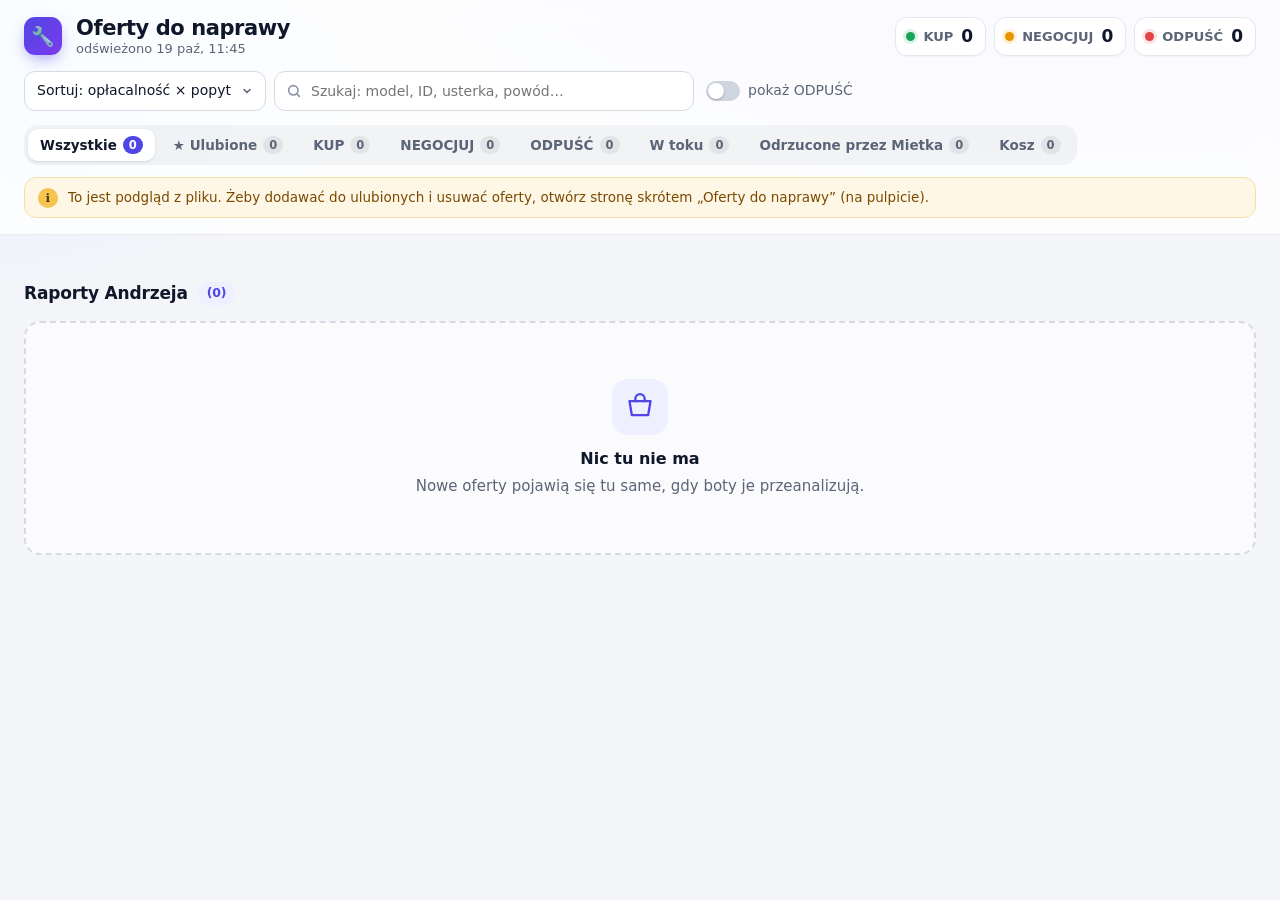
<file: oferty/oferty.html>
<!doctype html>
<html lang="pl">
<head>
<meta charset="utf-8">
<meta name="viewport" content="width=device-width, initial-scale=1">
<meta name="color-scheme" content="light only">
<title>Oferty do naprawy</title>
<style>
  :root {
    color-scheme: light only;
    --bg: #f4f5f9; --card: #ffffff; --fg: #0f172a; --muted: #5b6577; --line: #e3e7ee; --soft: #f3f5f9;
    --accent: #4f46e5; --accent-2: #7c3aed; --accent-soft: #eef0ff;
    --good: #0f7a42; --good-bg: #dcf5e7; --warn: #8a5300; --warn-bg: #fff1d1;
    --bad: #c02626; --bad-bg: #fde4e4; --info: #1d4fb0; --info-bg: #e3ecfd; --none-bg: #eceef2; --star: #f0a500;
    --shadow: 0 1px 2px rgba(15,23,42,.04), 0 6px 20px -6px rgba(15,23,42,.10);
    --shadow-hover: 0 2px 4px rgba(15,23,42,.05), 0 18px 40px -12px rgba(79,70,229,.28);
    --radius: 16px;
  }
  * { box-sizing: border-box; }
  html { background: var(--bg); }
  body { margin: 0; background: radial-gradient(1200px 500px at 85% -10%, #e8e6ff 0%, transparent 60%), radial-gradient(900px 400px at -10% 10%, #e3f0ff 0%, transparent 55%), var(--bg); background-attachment: fixed; color: var(--fg); font: 15px/1.5 "Inter", "Segoe UI", system-ui, -apple-system, Roboto, sans-serif; -webkit-font-smoothing: antialiased; min-height: 100vh; }
  a { color: var(--accent); }
  button { font: inherit; }
  ::selection { background: #c7c4ff; }
  header { position: sticky; top: 0; z-index: 5; background: rgba(255,255,255,.78); backdrop-filter: saturate(1.6) blur(14px); -webkit-backdrop-filter: saturate(1.6) blur(14px); border-bottom: 1px solid rgba(15,23,42,.07); }
  .wrap { max-width: 1400px; margin: 0 auto; padding: 16px 24px; }
  main .wrap { padding-bottom: 60px; }
  .top { display: flex; flex-wrap: wrap; align-items: center; gap: 8px 14px; }
  .logo { width: 38px; height: 38px; border-radius: 11px; display: grid; place-items: center; color: #fff; font-size: 19px; background: linear-gradient(135deg, var(--accent), var(--accent-2)); box-shadow: 0 6px 16px -4px rgba(79,70,229,.55); flex: none; }
  .ttl { display: flex; flex-direction: column; line-height: 1.2; }
  h1 { font-size: 21px; margin: 0; font-weight: 800; letter-spacing: -.02em; }
  .sub { color: var(--muted); font-size: 13px; }
  .stats { display: flex; gap: 8px; flex-wrap: wrap; margin-left: auto; }
  .stat { display: inline-flex; align-items: center; gap: 8px; background: #fff; border: 1px solid var(--line); border-radius: 12px; padding: 6px 12px 6px 10px; font-size: 13px; color: var(--muted); font-weight: 600; box-shadow: 0 1px 2px rgba(15,23,42,.04); }
  .stat b { font-size: 17px; color: var(--fg); font-weight: 800; }
  .stat .dot { width: 9px; height: 9px; border-radius: 50%; }
  .stat.KUP .dot { background: #19a35b; box-shadow: 0 0 0 3px var(--good-bg); }
  .stat.NEGOCJUJ .dot { background: #e69500; box-shadow: 0 0 0 3px var(--warn-bg); }
  .stat.ODPUSC .dot { background: #e04444; box-shadow: 0 0 0 3px var(--bad-bg); }
  .tools { display: flex; flex-wrap: wrap; gap: 8px; align-items: center; margin-top: 14px; }
  select, input[type=search] { font: inherit; font-size: 14px; color: var(--fg); background: #fff; border: 1px solid #d5dae3; border-radius: 11px; padding: 8px 12px; height: 40px; transition: border-color .15s, box-shadow .15s; }
  select { padding-right: 34px; appearance: none; -webkit-appearance: none; cursor: pointer; background: #fff url("data:image/svg+xml,%3Csvg xmlns='http://www.w3.org/2000/svg' width='12' height='12' viewBox='0 0 24 24' fill='none' stroke='%235b6577' stroke-width='3' stroke-linecap='round' stroke-linejoin='round'%3E%3Cpath d='m6 9 6 6 6-6'/%3E%3C/svg%3E") no-repeat right 12px center; }
  select:focus, input[type=search]:focus { outline: none; border-color: var(--accent); box-shadow: 0 0 0 4px rgba(79,70,229,.15); }
  .search { position: relative; flex: 1 1 240px; max-width: 420px; display: flex; }
  .search svg { position: absolute; left: 12px; top: 50%; transform: translateY(-50%); color: #8b94a5; pointer-events: none; }
  .search input { width: 100%; padding-left: 36px; }
  .chips { display: flex; flex-wrap: wrap; gap: 6px; background: rgba(15,23,42,.045); padding: 4px; border-radius: 14px; }
  .chip { display: inline-flex; align-items: center; gap: 6px; border: 0; background: transparent; color: var(--muted); border-radius: 10px; padding: 6px 12px; font-size: 13.5px; font-weight: 600; cursor: pointer; transition: background .15s, color .15s; }
  .chip:hover { background: rgba(255,255,255,.8); color: var(--fg); }
  .chip[aria-pressed=true] { background: #fff; color: var(--fg); box-shadow: 0 1px 3px rgba(15,23,42,.12); }
  .chip .n { font-size: 11.5px; font-weight: 700; min-width: 20px; padding: 0 6px; height: 18px; line-height: 18px; text-align: center; border-radius: 999px; background: rgba(15,23,42,.07); color: var(--muted); }
  .chip[aria-pressed=true] .n { background: var(--accent); color: #fff; }
  label.tog { display: inline-flex; gap: 8px; align-items: center; color: var(--muted); font-size: 14px; cursor: pointer; user-select: none; padding: 0 4px; }
  label.tog input { appearance: none; -webkit-appearance: none; width: 34px; height: 20px; border-radius: 999px; background: #cfd5df; position: relative; cursor: pointer; transition: background .15s; margin: 0; }
  label.tog input::after { content: ""; position: absolute; left: 2px; top: 2px; width: 16px; height: 16px; border-radius: 50%; background: #fff; box-shadow: 0 1px 2px rgba(0,0,0,.25); transition: transform .15s; }
  label.tog input:checked { background: var(--accent); }
  label.tog input:checked::after { transform: translateX(14px); }
  label.tog input:focus-visible { outline: 3px solid rgba(79,70,229,.35); outline-offset: 2px; }
  .note { display: flex; gap: 10px; align-items: flex-start; background: #fff7e6; color: #7a4a00; border: 1px solid #f6dfa9; border-radius: 12px; padding: 9px 13px; margin-top: 12px; font-size: 13.5px; }
  .note::before { content: "ℹ"; flex: none; width: 20px; height: 20px; border-radius: 50%; background: #f5c451; color: #5a3600; display: grid; place-items: center; font-weight: 800; font-size: 12px; margin-top: 1px; }
  h2 { font-size: 17px; margin: 30px 0 14px; color: var(--fg); font-weight: 800; letter-spacing: -.01em; display: flex; align-items: center; gap: 10px; }
  h2 .cnt { color: var(--accent); background: var(--accent-soft); font-weight: 700; font-size: 12.5px; padding: 2px 9px; border-radius: 999px; }
  .grid { display: grid; grid-template-columns: repeat(auto-fill, minmax(280px, 1fr)); gap: 18px; }
  .tile { position: relative; background: var(--card); border: 1px solid var(--line); border-radius: var(--radius); overflow: hidden; box-shadow: var(--shadow); display: flex; flex-direction: column; transition: transform .18s ease, box-shadow .18s ease, border-color .18s ease; animation: rise .35s ease both; }
  .tile:hover { transform: translateY(-4px); box-shadow: var(--shadow-hover); border-color: #cfd0fb; }
  .tile::after { content: ""; position: absolute; left: 0; right: 0; top: 0; height: 4px; z-index: 3; background: var(--tone, transparent); }
  .tile.t-KUP { --tone: linear-gradient(90deg, #19a35b, #4ccf8a); }
  .tile.t-NEGOCJUJ { --tone: linear-gradient(90deg, #e69500, #f7c95b); }
  .tile.t-ODPUSC, .tile.t-odrzucona { --tone: linear-gradient(90deg, #e04444, #f08a8a); }
  .tile.t-toku { --tone: linear-gradient(90deg, #3b6fe0, #8bb0ff); }
  @keyframes rise { from { opacity: 0; transform: translateY(8px); } to { opacity: 1; transform: none; } }
  @media (prefers-reduced-motion: reduce) { .tile { animation: none; transition: none; } .tile:hover { transform: none; } }
  .tile .open { all: unset; cursor: pointer; display: flex; flex-direction: column; flex: 1; }
  .tile .open:focus-visible { outline: 3px solid var(--accent); outline-offset: -3px; border-radius: var(--radius); }
  .tile.dim { opacity: .82; }
  .tile.dim .ph img { filter: grayscale(.7); }
  .ph { position: relative; aspect-ratio: 4 / 3; background: linear-gradient(135deg, #eef1f7, #e2e6f0); overflow: hidden; }
  .ph img { width: 100%; height: 100%; object-fit: cover; display: block; transition: transform .4s ease; }
  .tile:hover .ph img { transform: scale(1.04); }
  .ph:has(img)::after { content: ""; position: absolute; inset: auto 0 0 0; height: 40%; background: linear-gradient(transparent, rgba(15,23,42,.35)); pointer-events: none; }
  .ph .noimg { position: absolute; inset: 0; display: flex; flex-direction: column; gap: 6px; align-items: center; justify-content: center; color: #8b94a5; font-size: 13px; }
  .ph .noimg svg { opacity: .7; }
  .ph .badges { position: absolute; left: 10px; top: 12px; right: 54px; z-index: 1; display: flex; flex-wrap: wrap; gap: 6px; }
  .ph .count { position: absolute; right: 10px; bottom: 10px; z-index: 1; background: rgba(15,23,42,.6); backdrop-filter: blur(6px); color: #fff; font-size: 12px; font-weight: 600; padding: 3px 9px; border-radius: 999px; }
  .star { position: absolute; right: 10px; top: 12px; z-index: 4; width: 36px; height: 36px; border-radius: 50%; border: 0; background: rgba(255,255,255,.92); backdrop-filter: blur(6px); box-shadow: 0 2px 8px rgba(15,23,42,.2); font-size: 19px; line-height: 36px; color: #a3abb8; cursor: pointer; padding: 0; transition: transform .15s; }
  .star.on { color: var(--star); }
  .star:hover { transform: scale(1.1); }
  .star[disabled] { cursor: not-allowed; }
  .star[disabled]:hover { transform: none; }
  .badge { display: inline-flex; align-items: center; font-size: 11.5px; font-weight: 750; letter-spacing: .02em; padding: 3px 10px; border-radius: 999px; white-space: nowrap; border: 1px solid rgba(15,23,42,.06); }
  .ph .badge { box-shadow: 0 2px 6px rgba(15,23,42,.15); border-color: rgba(255,255,255,.6); }
  .v-KUP { background: var(--good-bg); color: var(--good); }
  .v-NEGOCJUJ { background: var(--warn-bg); color: var(--warn); }
  .v-ODPUSC { background: var(--bad-bg); color: var(--bad); }
  .v-TOKU { background: var(--info-bg); color: var(--info); }
  .v-ODRZ { background: var(--bad-bg); color: var(--bad); }
  .v-KOSZ { background: var(--none-bg); color: var(--muted); }
  .v-RYNEK { background: #fff4d6; color: #805400; }
  .d-szybki { background: var(--good-bg); color: var(--good); }
  .d-sredni { background: var(--info-bg); color: var(--info); }
  .d-wolny { background: var(--bad-bg); color: var(--bad); }
  .d-brak { background: var(--none-bg); color: var(--muted); }
  .body { padding: 14px 16px 14px; display: flex; flex-direction: column; gap: 10px; flex: 1; }
  .title { font-weight: 700; font-size: 15.5px; line-height: 1.35; letter-spacing: -.005em; display: -webkit-box; -webkit-line-clamp: 2; -webkit-box-orient: vertical; overflow: hidden; min-height: 2.7em; }
  .money { display: flex; align-items: center; gap: 10px; flex-wrap: wrap; }
  .profit { font-size: 26px; font-weight: 850; letter-spacing: -.025em; line-height: 1.1; }
  .profit.budget { font-size: 15px; font-weight: 700; color: var(--info); background: var(--info-bg); padding: 5px 11px; border-radius: 10px; letter-spacing: 0; }
  .pos { color: var(--good); } .neg { color: var(--bad); }
  .roi { color: var(--accent); font-weight: 700; background: var(--accent-soft); border-radius: 8px; padding: 2px 8px; font-size: 13px; }
  .facts { display: grid; grid-template-columns: auto 1fr; gap: 0; font-size: 13.5px; margin: 0; border-top: 1px dashed var(--line); padding-top: 4px; }
  .facts dt, .facts dd { padding: 5px 0; border-bottom: 1px dashed var(--line); }
  .facts dt:last-of-type, .facts dd:last-of-type { border-bottom: 0; }
  .facts dt { color: var(--muted); padding-right: 12px; }
  .facts dd { margin: 0; font-weight: 650; text-align: right; }
  .foot { display: flex; align-items: center; gap: 6px; color: var(--muted); font-size: 12.5px; margin-top: auto; padding-top: 4px; }
  .foot .portal { font-weight: 700; color: var(--fg); background: var(--soft); border: 1px solid var(--line); padding: 1px 7px; border-radius: 6px; font-size: 11.5px; }
  .reason { background: var(--bad-bg); color: #7a1515; border-radius: 10px; padding: 8px 11px; font-size: 13px; }
  .risk { display: inline-flex; gap: 2px; vertical-align: -1px; margin-left: 6px; }
  .risk i { width: 5px; height: 11px; border-radius: 2px; background: #dde1e8; display: inline-block; }
  .risk i.on { background: #e69500; } .risk.hi i.on { background: var(--bad); } .risk.lo i.on { background: #19a35b; }
  .empty { color: var(--muted); padding: 56px 20px; text-align: center; background: rgba(255,255,255,.6); border: 2px dashed #d5dae3; border-radius: var(--radius); }
  .empty .ico { width: 56px; height: 56px; margin: 0 auto 12px; border-radius: 16px; display: grid; place-items: center; background: var(--accent-soft); color: var(--accent); }
  .empty b { display: block; color: var(--fg); font-size: 16px; margin-bottom: 4px; }
  /* szczegóły */
  dialog { border: none; padding: 0; border-radius: 20px; width: min(1160px, 96vw); max-height: 92vh; overflow: hidden; background: #fff; color: var(--fg); box-shadow: 0 30px 80px -10px rgba(15,23,42,.5); }
  dialog[open] { animation: pop .2s ease; }
  @keyframes pop { from { opacity: 0; transform: translateY(10px) scale(.98); } to { opacity: 1; transform: none; } }
  dialog::backdrop { background: rgba(15,23,42,.55); backdrop-filter: blur(4px); }
  .dlg { display: grid; grid-template-columns: minmax(0, 1fr) minmax(0, 1fr); grid-template-rows: 100%; height: min(92vh, 900px); }
  .gal { background: #0b0f19; display: flex; flex-direction: column; min-height: 0; }
  .gal .main { position: relative; flex: 1; min-height: 0; display: grid; place-items: center; }
  .gal .main img { max-width: 100%; max-height: 100%; object-fit: contain; display: block; }
  .gal .nav { position: absolute; top: 50%; transform: translateY(-50%); background: rgba(255,255,255,.14); backdrop-filter: blur(8px); color: #fff; border: 1px solid rgba(255,255,255,.25); width: 44px; height: 44px; border-radius: 50%; font-size: 24px; line-height: 1; cursor: pointer; transition: background .15s; }
  .gal .nav:hover { background: rgba(255,255,255,.3); }
  .gal .prev { left: 14px; } .gal .next { right: 14px; }
  .thumbs { display: flex; gap: 8px; padding: 10px; overflow-x: auto; background: #070a12; }
  .thumbs img { width: 66px; height: 50px; object-fit: cover; border-radius: 8px; opacity: .5; cursor: pointer; border: 2px solid transparent; flex: none; transition: opacity .15s; }
  .thumbs img:hover { opacity: .85; }
  .thumbs img.on { opacity: 1; border-color: #a5b4fc; }
  .info { overflow-y: auto; min-height: 0; padding: 24px 26px 28px; }
  .info h3 { margin: 0 0 10px; font-size: 21px; line-height: 1.3; letter-spacing: -.015em; padding-right: 40px; }
  .close { position: absolute; right: 14px; top: 14px; z-index: 3; background: #fff; color: var(--fg); border: 1px solid var(--line); width: 36px; height: 36px; border-radius: 50%; font-size: 20px; line-height: 1; cursor: pointer; box-shadow: 0 2px 8px rgba(15,23,42,.12); transition: transform .15s; }
  .close:hover { transform: rotate(90deg); }
  .row { display: flex; flex-wrap: wrap; gap: 8px; align-items: center; margin: 10px 0; }
  .btn { display: inline-flex; align-items: center; gap: 6px; background: linear-gradient(135deg, var(--accent), var(--accent-2)); color: #fff; text-decoration: none; padding: 8px 15px; border-radius: 10px; font-weight: 650; font-size: 14px; border: 1px solid transparent; cursor: pointer; box-shadow: 0 4px 12px -4px rgba(79,70,229,.6); transition: transform .15s, box-shadow .15s; }
  .btn:hover { transform: translateY(-1px); }
  .btn.ghost { background: #fff; color: var(--fg); border-color: #d5dae3; box-shadow: none; }
  .btn.ghost.on { color: var(--warn); border-color: var(--star); background: #fff8e1; }
  .btn.danger { background: #fff; color: var(--bad); border-color: #f0b7b7; box-shadow: none; }
  .btn[disabled] { opacity: .5; cursor: not-allowed; transform: none; }
  .why { background: var(--soft); border-left: 4px solid var(--accent); border-radius: 10px; padding: 11px 14px; margin: 12px 0; font-size: 14.5px; }
  .why.bad { border-left-color: var(--bad); background: var(--bad-bg); }
  .kpis { display: grid; grid-template-columns: repeat(auto-fill, minmax(150px, 1fr)); gap: 10px; margin: 16px 0; }
  .kpi { background: linear-gradient(180deg, #fff, var(--soft)); border: 1px solid var(--line); border-radius: 12px; padding: 10px 13px; }
  .kpi .l { color: var(--muted); font-size: 12.5px; font-weight: 600; }
  .kpi .v { font-size: 19px; font-weight: 800; margin-top: 2px; letter-spacing: -.01em; }
  .sec { margin-top: 24px; }
  .sec > h4 { margin: 0 0 10px; font-size: 13px; color: var(--muted); text-transform: uppercase; letter-spacing: .05em; font-weight: 750; display: flex; align-items: center; gap: 8px; }
  .sec > h4::after { content: ""; flex: 1; height: 1px; background: var(--line); }
  table { border-collapse: collapse; width: 100%; font-size: 14px; }
  th, td { text-align: left; padding: 8px 10px; border-bottom: 1px solid #edf0f4; vertical-align: top; }
  th { color: var(--muted); font-weight: 650; font-size: 12.5px; background: var(--soft); }
  th:first-child { border-top-left-radius: 8px; } th:last-child { border-top-right-radius: 8px; }
  td.n, th.n { text-align: right; white-space: nowrap; }
  tr.best td { background: var(--good-bg); font-weight: 650; }
  .kv td:first-child { white-space: nowrap; color: var(--muted); width: 1%; }
  .kv td.n { white-space: normal; }
  .tbl { overflow-x: auto; }
  .info ul { padding-left: 20px; margin: 6px 0; }
  .info li { margin: 3px 0; }
  .desc { white-space: pre-wrap; background: var(--soft); border: 1px solid var(--line); border-radius: 12px; padding: 12px 14px; max-height: 260px; overflow-y: auto; font-size: 14px; }
  .md { font-size: 14.5px; }
  .md h4 { font-size: 15px; margin: 14px 0 6px; }
  .md table { margin: 8px 0; }
  .md code { background: var(--soft); padding: 1px 5px; border-radius: 4px; }
  .small { color: var(--muted); font-size: 13px; }
  .warn { color: var(--warn); }
  .toast { position: fixed; left: 50%; bottom: 24px; transform: translateX(-50%); background: #0f172a; color: #fff; padding: 11px 18px; border-radius: 14px; font-size: 14px; z-index: 50; box-shadow: 0 12px 30px -6px rgba(15,23,42,.45); display: flex; gap: 14px; align-items: center; animation: pop .2s ease; }
  .toast[hidden] { display: none; }
  .toast button { background: none; border: 0; color: #a5b4fc; font-weight: 700; cursor: pointer; }
  @media (max-width: 820px) {
    .dlg { grid-template-columns: minmax(0, 1fr); grid-template-rows: auto auto; height: auto; max-height: 92vh; overflow-y: auto; }
    .info { overflow: visible; }
    .gal .main { min-height: 240px; }
    .gal .main img { max-height: 46vh; }
  }
  @media (max-width: 600px) {
    header { position: static; }
    .wrap { padding: 12px 16px; }
    .stats { margin-left: 0; width: 100%; }
    .search { max-width: none; }
    .grid { grid-template-columns: minmax(0, 1fr); }
  }
</style>
</head>
<body>
<header>
  <div class="wrap">
    <div class="top">
      <div class="logo" aria-hidden="true">🔧</div>
      <div class="ttl"><h1>Oferty do naprawy</h1><span class="sub" id="gen"></span></div>
      <div class="stats" id="stats"></div>
    </div>
    <div class="tools">
      <select id="sort" aria-label="Sortowanie">
        <option value="score">Sortuj: opłacalność × popyt</option>
        <option value="profit">Sortuj: zysk</option>
        <option value="roi">Sortuj: ROI</option>
        <option value="demand">Sortuj: popyt</option>
        <option value="risk">Sortuj: najniższe ryzyko</option>
        <option value="price">Sortuj: najtańsze</option>
        <option value="new">Sortuj: najnowsze</option>
      </select>
      <div class="search"><svg width="16" height="16" viewBox="0 0 24 24" fill="none" stroke="currentColor" stroke-width="2.5" stroke-linecap="round" aria-hidden="true"><circle cx="11" cy="11" r="7"/><path d="m20 20-3.5-3.5"/></svg><input type="search" id="q" placeholder="Szukaj: model, ID, usterka, powód…"></div>
      <label class="tog"><input type="checkbox" id="showSkip"> pokaż ODPUŚĆ</label>
    </div>
    <div class="tools"><div class="chips" id="vf"></div></div>
    <div id="modeNote"></div>
  </div>
</header>
<main><div class="wrap" id="app"></div></main>

<dialog id="dlg" aria-label="Szczegóły oferty"></dialog>
<div id="toast" class="toast" hidden></div>

<script id="dane" type="application/json">{"generated":"2026-10-19T11:45:15.328Z","offers":[]}</script>
<script>
(function () {
  'use strict';
  const TRYB = "plik";
  const LIVE = TRYB === 'serwer' && location.protocol.startsWith('http');
  let RAW = JSON.parse(document.getElementById('dane').textContent || 'null') || { generated: null, offers: [] };
  const $ = (s, r) => (r || document).querySelector(s);
  const esc = (v) => String(v == null ? '' : v).replace(/[&<>"']/g, (c) => ({ '&': '&amp;', '<': '&lt;', '>': '&gt;', '"': '&quot;', "'": '&#39;' }[c]));
  const safeUrl = (u) => (typeof u === 'string' && /^https?:\/\//i.test(u) ? u : null);
  const num = (v) => (v == null || v === '' || !Number.isFinite(Number(v)) ? null : Number(v));
  const zl = (v) => (num(v) == null ? '–' : Math.round(num(v)).toLocaleString('pl-PL') + ' zł');
  const signed = (v) => (num(v) == null ? '–' : (num(v) >= 0 ? '+' : '−') + Math.abs(Math.round(num(v))).toLocaleString('pl-PL') + ' zł');
  const pct = (v) => (num(v) == null ? '–' : Math.round(num(v)) + '%');
  const fold = (s) => String(s || '').toLowerCase().normalize('NFD').replace(/[̀-ͯ]/g, '').replace(/ł/g, 'l');
  const when = (iso) => { if (!iso) return ''; const d = new Date(iso); return isNaN(d) ? '' : d.toLocaleString('pl-PL', { day: 'numeric', month: 'short', hour: '2-digit', minute: '2-digit' }); };

  const DEMAND = {
    szybki: { label: 'popyt szybki', cls: 'd-szybki', w: 1, rank: 0 },
    sredni: { label: 'popyt średni', cls: 'd-sredni', w: 0.85, rank: 1 },
    brak: { label: 'popyt: brak danych', cls: 'd-brak', w: 0.75, rank: 2 },
    wolny: { label: 'popyt wolny', cls: 'd-wolny', w: 0.6, rank: 3 }
  };
  const VERDICT = { KUP: { cls: 'v-KUP', label: 'KUP', rank: 0 }, NEGOCJUJ: { cls: 'v-NEGOCJUJ', label: 'NEGOCJUJ', rank: 1 }, ODPUSC: { cls: 'v-ODPUSC', label: 'ODPUŚĆ', rank: 3 } };

  function demandKey(v) {
    const f = fold(typeof v === 'object' && v ? v.level : v);
    if (/szyb/.test(f)) return 'szybki';
    if (/sred/.test(f)) return 'sredni';
    if (/woln/.test(f)) return 'wolny';
    return 'brak';
  }
  function verdictKey(v) {
    const f = fold(v).toUpperCase();
    if (/NEGOC/.test(f)) return 'NEGOCJUJ';
    if (/ODPUS/.test(f)) return 'ODPUSC';
    if (/\bKUP\b/.test(f) && !/NIE KUP/.test(f)) return 'KUP';
    return null;
  }

  function normalize(o) {
    const sz = o.sz && !o.sz.__error ? o.sz : {};
    const r = o.r && !o.r.__error ? o.r : null;
    const odrz = o.odrz && !o.odrz.__error ? o.odrz : null;
    const variants = r && Array.isArray(r.warianty) ? r.warianty.filter(Boolean) : [];
    let best = variants.find((v) => v.najlepszy) || null;
    if (!best) for (const v of variants) if (num(v.zysk) != null && (!best || num(v.zysk) > num(best.zysk))) best = v;
    const status = o.kosz ? 'kosz' : r ? 'raport' : odrz ? 'odrzucona' : 'w toku';
    let vk = r ? verdictKey(r.werdykt) : null;
    const dk = demandKey((r && r.popyt) || sz.demand);
    const buy = r && num(r.koszt_zakupu) != null ? num(r.koszt_zakupu) : num(sz.price_pln) != null ? num(sz.price_pln) + (num(sz.shipping_pln) || 0) : null;
    // „KUP” przy cenie powyżej ceny maksymalnej to w praktyce negocjacja
    if (vk === 'KUP' && r && num(r.cena_max) != null && buy != null && buy > num(r.cena_max)) vk = 'NEGOCJUJ';
    const wer = o.wer && !o.wer.__error ? o.wer : null;
    const profit = best ? num(best.zysk) : null;
    const photos = [].concat(sz.photos || [], (r && r.zdjecia) || [], sz.photo || []).map(safeUrl).filter((u, i, a) => u && a.indexOf(u) === i);
    const score = profit != null ? profit * DEMAND[dk].w : num(sz.repair_budget_pln) != null ? num(sz.repair_budget_pln) * DEMAND[dk].w * 0.5 : -1e9;
    return {
      id: o.id, raw: o, sz, r, odrz, wer, status, vk, dk, best, variants, buy, profit, photos, score,
      roi: best ? num(best.roi) : null,
      fav: !!o.ulubione,
      added: sz.saved_at || o.updated,
      deletedAt: o.del && o.del.usunieto,
      title: sz.title || (r && r.model) || o.id,
      url: safeUrl(sz.url) || safeUrl(r && r.link),
      portal: sz.portal || (o.id.split('-')[0] || ''),
      risk: r ? num(r.ryzyko) : null,
      errors: ['sz', 'r', 'odrz', 'wer'].filter((k) => o[k] && o[k].__error).map((k) => o[k].__error),
      text: fold([o.id, sz.title, r && r.model, r && r.diagnoza, r && r.uzasadnienie, sz.description, odrz && odrz.powod].join(' '))
    };
  }

  let ALL = [];
  const load = () => { ALL = RAW.offers.map(normalize); };
  load();

  const state = { sort: 'score', view: 'all', q: '', showSkip: false };
  try { Object.assign(state, JSON.parse(localStorage.getItem('oferty-stan') || '{}')); } catch (_) { /* brak pamięci */ }
  const save = () => { try { localStorage.setItem('oferty-stan', JSON.stringify(state)); } catch (_) { /* brak */ } };

  function sorter(key) {
    const nz = (v, d) => (v == null ? d : v);
    return {
      score: (a, b) => nz(a.vk && VERDICT[a.vk].rank, 2) - nz(b.vk && VERDICT[b.vk].rank, 2) || b.score - a.score,
      profit: (a, b) => nz(b.profit, -1e9) - nz(a.profit, -1e9),
      roi: (a, b) => nz(b.roi, -1e9) - nz(a.roi, -1e9),
      demand: (a, b) => DEMAND[a.dk].rank - DEMAND[b.dk].rank || b.score - a.score,
      risk: (a, b) => nz(a.risk, 99) - nz(b.risk, 99) || b.score - a.score,
      price: (a, b) => nz(a.buy, 1e9) - nz(b.buy, 1e9),
      new: (a, b) => String(b.added || '').localeCompare(String(a.added || ''))
    }[key] || sorter('score');
  }

  function riskBar(r) {
    if (r == null) return '';
    const cls = r >= 7 ? 'hi' : r <= 3 ? 'lo' : '';
    let s = '<span class="risk ' + cls + '" title="Ryzyko ' + r + '/10">';
    for (let i = 1; i <= 10; i++) s += '<i class="' + (i <= r ? 'on' : '') + '"></i>';
    return s + '</span>';
  }

  function statusBadge(x) {
    if (x.status === 'kosz') return '<span class="badge v-KOSZ">W KOSZU</span>';
    if (x.status === 'odrzucona') return '<span class="badge v-ODRZ">ODRZUCONA</span>';
    if (x.status === 'w toku') return '<span class="badge v-TOKU">W TOKU</span>';
    return x.vk ? '<span class="badge ' + VERDICT[x.vk].cls + '">' + VERDICT[x.vk].label + '</span>' : '<span class="badge v-TOKU">RAPORT</span>';
  }

  const starBtn = (x) => '<button class="star' + (x.fav ? ' on' : '') + '" data-star="' + esc(x.id) + '" title="' +
    (LIVE ? (x.fav ? 'Usuń z ulubionych' : 'Dodaj do ulubionych') : 'Ulubione działają po otwarciu skrótem „Oferty do naprawy”') + '"' + (LIVE ? '' : ' disabled') + '>' + (x.fav ? '★' : '☆') + '</button>';

  const NOIMG = '<svg width="34" height="34" viewBox="0 0 24 24" fill="none" stroke="currentColor" stroke-width="1.6" stroke-linecap="round" stroke-linejoin="round" aria-hidden="true"><rect x="3" y="5" width="18" height="14" rx="2.5"/><circle cx="9" cy="10" r="1.6"/><path d="m21 16-5-5-8 8"/></svg>';
  const EMPTY = '<svg width="28" height="28" viewBox="0 0 24 24" fill="none" stroke="currentColor" stroke-width="2" stroke-linecap="round" stroke-linejoin="round" aria-hidden="true"><path d="M3 7h18l-2 12H5L3 7Z"/><path d="M8 7V5a4 4 0 0 1 8 0v2"/></svg>';

  function tile(x) {
    const img = x.photos[0];
    let money;
    if (x.profit != null) {
      money = '<div class="money"><span class="profit ' + (x.profit >= 0 ? 'pos' : 'neg') + '">' + signed(x.profit) + '</span>' +
        (x.roi != null ? '<span class="roi">ROI ' + pct(x.roi) + '</span>' : '') + '</div>';
    } else if (num(x.sz.repair_budget_pln) != null) {
      money = '<div class="money"><span class="profit budget">Budżet na naprawę: ' + zl(x.sz.repair_budget_pln) + '</span></div>';
    } else money = '';
    const facts = [['Zakup', zl(x.buy)]];
    if (x.r && num(x.r.cena_max) != null) facts.push(['Kup maks. za', zl(x.r.cena_max)]);
    if (x.status !== 'raport' && num(x.sz.used_median_pln) != null) facts.push(['Mediana ofert sprawnych', zl(x.sz.used_median_pln)]);
    if (x.risk != null) facts.push(['Ryzyko', x.risk + '/10' + riskBar(x.risk)]);
    if (x.best && x.best.nazwa) facts.push(['Wariant', esc(x.best.nazwa)]);
    const tone = x.status === 'raport' ? (x.vk || '') : x.status === 'w toku' ? 'toku' : x.status === 'odrzucona' ? 'odrzucona' : '';
    return '<article class="tile' + (tone ? ' t-' + tone : '') + (x.vk === 'ODPUSC' || x.status === 'kosz' ? ' dim' : '') + '">' + starBtn(x) +
      '<button class="open" data-id="' + esc(x.id) + '" aria-label="Szczegóły: ' + esc(x.title) + '">' +
      '<div class="ph">' + (img ? '<img loading="lazy" src="' + esc(img) + '" alt="" onerror="this.remove()">' : '') +
      '<div class="noimg">' + (img ? '' : NOIMG + 'brak zdjęcia') + '</div>' +
      '<div class="badges">' + statusBadge(x) + (x.r && x.r.rynek_uwagi ? '<span class="badge v-RYNEK">RYNEK DO WERYFIKACJI</span>' : '') + '<span class="badge ' + DEMAND[x.dk].cls + '">' + esc(DEMAND[x.dk].label) + '</span></div>' +
      (x.photos.length > 1 ? '<span class="count">' + x.photos.length + ' zdjęć</span>' : '') + '</div>' +
      '<div class="body"><div class="title">' + esc(x.title) + '</div>' + money +
      '<dl class="facts">' + facts.map(([k, v]) => '<dt>' + k + '</dt><dd>' + v + '</dd>').join('') + '</dl>' +
      (x.status === 'odrzucona' && x.odrz && x.odrz.powod ? '<div class="reason"><b>Mietek:</b> ' + esc(x.odrz.powod) + '</div>' : '') +
      (x.errors.length ? '<div class="small warn">Błąd danych: ' + esc(x.errors.join('; ')) + '</div>' : '') +
      '<div class="foot"><span class="portal">' + esc(x.portal) + '</span>' + esc(x.status === 'kosz' ? 'usunięto ' + when(x.deletedAt) : 'dodano ' + when(x.added)) + '</div>' +
      '</div></button></article>';
  }

  const VIEWS = [
    ['all', 'Wszystkie', (x) => x.status !== 'kosz'],
    ['fav', '★ Ulubione', (x) => x.fav && x.status !== 'kosz'],
    ['KUP', 'KUP', (x) => x.status === 'raport' && x.vk === 'KUP'],
    ['NEGOCJUJ', 'NEGOCJUJ', (x) => x.status === 'raport' && x.vk === 'NEGOCJUJ'],
    ['ODPUSC', 'ODPUŚĆ', (x) => x.status === 'raport' && x.vk === 'ODPUSC'],
    ['toku', 'W toku', (x) => x.status === 'w toku'],
    ['odrz', 'Odrzucone przez Mietka', (x) => x.status === 'odrzucona'],
    ['kosz', 'Kosz', (x) => x.status === 'kosz']
  ];

  function section(title, list, extra) {
    return '<h2>' + title + ' <span class="cnt">(' + list.length + ')</span></h2>' + (extra || '') +
      (list.length ? '<div class="grid">' + list.map(tile).join('') + '</div>' : '<div class="empty"><div class="ico">' + EMPTY + '</div><b>Nic tu nie ma</b>' +
        (state.q.trim() ? 'Żadna oferta nie pasuje do „' + esc(state.q.trim()) + '”.' : 'Nowe oferty pojawią się tu same, gdy boty je przeanalizują.') + '</div>');
  }

  function render() {
    const q = fold(state.q.trim());
    const match = (x) => !q || x.text.includes(q);
    const sort = sorter(state.sort);
    let html = '';
    if (state.view === 'all') {
      const reports = ALL.filter((x) => x.status === 'raport' && match(x) && (state.showSkip || x.vk !== 'ODPUSC')).sort(sort);
      const pending = ALL.filter((x) => x.status === 'w toku' && match(x)).sort(sort);
      const rejected = ALL.filter((x) => x.status === 'odrzucona' && match(x)).sort(sorter('new'));
      html += section('Raporty Andrzeja', reports);
      if (pending.length) html += section('W toku – czekają na Mietka, Rabina lub Andrzeja', pending);
      if (rejected.length) html += section('Odrzucone przez Mietka', rejected, '<div class="small" style="margin:-6px 0 10px">Powód odrzucenia jest na kafelku. Kliknij, żeby zobaczyć zdjęcia, opis i cenę.</div>');
    } else {
      const v = VIEWS.find((w) => w[0] === state.view) || VIEWS[0];
      const list = ALL.filter((x) => v[2](x) && match(x)).sort(state.view === 'kosz' ? (a, b) => String(b.deletedAt || '').localeCompare(String(a.deletedAt || '')) : sort);
      html += section(v[1], list, state.view === 'kosz' ? '<div class="small" style="margin:-6px 0 10px">Otwórz ofertę, żeby ją przywrócić albo usunąć na zawsze.</div>' : '');
    }
    $('#app').innerHTML = html;
  }

  function header() {
    const c = { KUP: 0, NEGOCJUJ: 0, ODPUSC: 0 };
    for (const x of ALL) if (x.status === 'raport' && x.vk) c[x.vk]++;
    $('#gen').textContent = RAW.generated ? 'odświeżono ' + when(RAW.generated) : '';
    $('#stats').innerHTML = Object.keys(c).map((k) => '<span class="stat ' + k + '"><span class="dot"></span>' + VERDICT[k].label + ' <b>' + c[k] + '</b></span>').join('');
    $('#vf').innerHTML = VIEWS.map(([k, l, f]) => '<button class="chip" data-v="' + k + '" aria-pressed="' + (state.view === k) + '">' + l +
      ' <span class="n">' + ALL.filter(f).length + '</span></button>').join('');
    $('#sort').value = state.sort;
    $('#q').value = state.q;
    $('#showSkip').checked = !!state.showSkip;
    $('#modeNote').innerHTML = LIVE ? '' : '<div class="note">To jest podgląd z pliku. Żeby dodawać do ulubionych i usuwać oferty, otwórz stronę skrótem „Oferty do naprawy” (na pulpicie).</div>';
  }

  // ---- Markdown z raportu (bez HTML z zewnątrz: najpierw escape) ----
  function inline(s) {
    return esc(s)
      .replace(/`([^`]+)`/g, '<code>$1</code>')
      .replace(/\*\*([^*]+)\*\*/g, '<b>$1</b>')
      .replace(/(^|[\s(])_([^_]+)_(?=[\s).,;:!?]|$)/g, '$1<i>$2</i>')
      .replace(/\[([^\]]+)\]\((https?:\/\/[^\s)]+)\)/g, (m, t, u) => '<a href="' + u + '" target="_blank" rel="noopener">' + t + '</a>')
      .replace(/(^|[\s(])(https?:\/\/[^\s<)]+)/g, (m, p, u) => p + '<a href="' + u + '" target="_blank" rel="noopener">' + (u.length > 60 ? u.slice(0, 57) + '…' : u) + '</a>');
  }
  function markdown(md) {
    const lines = String(md || '').replace(/\r/g, '').split('\n');
    const out = [];
    let i = 0;
    const cells = (l) => l.trim().replace(/^\||\|$/g, '').split('|').map((c) => c.trim());
    while (i < lines.length) {
      const l = lines[i];
      if (/^\s*\|.*\|\s*$/.test(l) && i + 1 < lines.length && /^\s*\|?\s*:?-{3,}/.test(lines[i + 1])) {
        const head = cells(l);
        i += 2;
        const rows = [];
        while (i < lines.length && /^\s*\|.*\|\s*$/.test(lines[i])) rows.push(cells(lines[i++]));
        out.push('<div class="tbl"><table><thead><tr>' + head.map((h) => '<th>' + inline(h) + '</th>').join('') + '</tr></thead><tbody>' +
          rows.map((r) => '<tr>' + r.map((c) => '<td>' + inline(c) + '</td>').join('') + '</tr>').join('') + '</tbody></table></div>');
        continue;
      }
      let m;
      if ((m = l.match(/^(#{1,6})\s+(.*)$/))) { out.push('<h4>' + inline(m[2]) + '</h4>'); i++; continue; }
      if (/^\s*([-*•]|\d+[.)])\s+/.test(l)) {
        const ordered = /^\s*\d+[.)]/.test(l);
        const items = [];
        while (i < lines.length && /^\s*([-*•]|\d+[.)])\s+/.test(lines[i])) items.push(lines[i++].replace(/^\s*([-*•]|\d+[.)])\s+/, ''));
        out.push((ordered ? '<ol>' : '<ul>') + items.map((t) => '<li>' + inline(t) + '</li>').join('') + (ordered ? '</ol>' : '</ul>'));
        continue;
      }
      if (/^\s*(-{3,}|\*{3,})\s*$/.test(l)) { out.push('<hr>'); i++; continue; }
      if (!l.trim()) { i++; continue; }
      const para = [];
      while (i < lines.length && lines[i].trim() && !/^(#{1,6})\s|^\s*([-*•]|\d+[.)])\s+|^\s*\|/.test(lines[i])) para.push(lines[i++]);
      if (para.length) out.push('<p>' + para.map(inline).join('<br>') + '</p>');
      else i++;
    }
    return out.join('');
  }

  // ---- Szczegóły ----
  const dlg = $('#dlg');
  let cur = null;
  let photoIdx = 0;

  function kpi(l, v, cls) { return '<div class="kpi"><div class="l">' + esc(l) + '</div><div class="v ' + (cls || '') + '">' + v + '</div></div>'; }
  function link(u, t) { const s = safeUrl(u); return s ? '<a href="' + esc(s) + '" target="_blank" rel="noopener">' + esc(t || 'link') + '</a>' : ''; }

  function partCell(p) {
    if (!p) return '–';
    if (typeof p === 'string') return esc(p);
    const price = num(p.cena) != null ? zl(p.cena) + (num(p.dostawa) ? ' + ' + zl(p.dostawa) + ' dostawa' : '') : (p.brak || p.cena === 'brak' ? 'brak' : '–');
    // link do wyszukiwania zamiast do konkretnej oferty – cena niesprawdzona
    const search = p.link && /\/listing|\/kategoria|\/wholesale|\/w\/wholesale|SearchText=|[?&](string|q|query|search)=|\/oferty\/q|\/q-|\/szukaj/i.test(p.link);
    return price + (p.link ? ' · ' + link(p.link, search ? 'wyszukiwanie' : 'oferta') : ' · <span class="warn">brak linku</span>') +
      (search ? '<div class="small warn">⚠ link do wyszukiwania, nie do oferty – cena niesprawdzona</div>' : '') +
      (p.opis ? '<div class="small">' + esc(p.opis) + '</div>' : '');
  }

  function actions(x) {
    const dis = LIVE ? '' : ' disabled title="Działa po otwarciu skrótem „Oferty do naprawy”"';
    if (x.status === 'kosz') {
      return '<button class="btn ghost" data-act="przywroc"' + dis + '>↩ Przywróć</button><button class="btn danger" data-act="usun-na-zawsze"' + dis + '>Usuń na zawsze</button>';
    }
    return '<button class="btn ghost' + (x.fav ? ' on' : '') + '" data-act="ulubione"' + dis + '>' + (x.fav ? '★ W ulubionych' : '☆ Dodaj do ulubionych') + '</button>' +
      '<button class="btn danger" data-act="usun"' + dis + '>🗑 Usuń</button>';
  }

  function details(x) {
    const r = x.r || {};
    const sz = x.sz;
    const d = sz.demand || {};
    let h = '<button class="close" aria-label="Zamknij">×</button><div class="dlg">';
    h += '<div class="gal"><div class="main">' + (x.photos.length ? '<img id="big" alt="">' : '<div class="small" style="color:#ccc">brak zdjęć</div>') +
      (x.photos.length > 1 ? '<button class="nav prev" aria-label="Poprzednie">‹</button><button class="nav next" aria-label="Następne">›</button>' : '') + '</div>' +
      (x.photos.length > 1 ? '<div class="thumbs">' + x.photos.map((p, i) => '<img data-i="' + i + '" src="' + esc(p) + '" alt="" loading="lazy">').join('') + '</div>' : '') + '</div>';
    h += '<div class="info"><h3>' + esc(x.title) + '</h3><div class="row">' + statusBadge(x);
    if (x.vk && num(r.cena_max) != null) h += '<span class="badge ' + VERDICT[x.vk].cls + '">kup maks. za ' + zl(r.cena_max) + '</span>';
    h += '<span class="badge ' + DEMAND[x.dk].cls + '">' + esc(DEMAND[x.dk].label) + '</span></div>';
    h += '<div class="row">' + (x.url ? '<a class="btn" href="' + esc(x.url) + '" target="_blank" rel="noopener">Otwórz ofertę ↗</a>' : '') + actions(x) + '</div>';
    h += '<div class="small">' + esc(x.id) + ' · ' + esc(x.portal) + (sz.location ? ' · ' + esc(sz.location) : '') + ' · dodano ' + esc(when(x.added)) +
      (x.status === 'kosz' ? ' · usunięto ' + esc(when(x.deletedAt)) : '') + '</div>';
    if (x.odrz && x.odrz.powod) h += '<div class="why bad"><b>Mietek odrzucił:</b> ' + inline(x.odrz.powod) + '</div>';
    if (r.uzasadnienie) h += '<div class="why"><b>Werdykt Andrzeja:</b> ' + inline(r.uzasadnienie) + '</div>';
    if (x.errors.length) h += '<div class="why bad">Błąd w plikach danych: ' + esc(x.errors.join('; ')) + '</div>';

    h += '<div class="kpis">' +
      kpi('Cena zakupu z dostawą', zl(x.buy)) +
      kpi('Cena sprzedaży przyjęta', zl(num(r.wartosc_sprzedazy) != null ? r.wartosc_sprzedazy : sz.used_median_pln)) +
      (x.profit != null ? kpi('Najlepszy zysk netto', signed(x.profit), x.profit >= 0 ? 'pos' : 'neg') : kpi('Budżet na naprawę', zl(sz.repair_budget_pln))) +
      (x.roi != null ? kpi('ROI', pct(x.roi)) : '') +
      (x.risk != null ? kpi('Ryzyko', x.risk + '/10 ' + riskBar(x.risk)) : '') +
      (num(r.czas_pracy_h) != null ? kpi('Czas pracy', num(r.czas_pracy_h) + ' h') : '') +
      (num(r.zysk_najgorszy) != null ? kpi('Najgorszy scenariusz', signed(r.zysk_najgorszy), num(r.zysk_najgorszy) >= 0 ? 'pos' : 'neg') : '') +
      (num(r.zysk_plan_b) != null ? kpi('Plan B (na części)', signed(r.zysk_plan_b), num(r.zysk_plan_b) >= 0 ? 'pos' : 'neg') : '') +
      '</div>';

    if (r.rynek_uwagi) h += '<div class="why"><b>Uwaga o cenach porównawczych:</b> ' + inline(r.rynek_uwagi) + '</div>';

    if (x.variants.length) {
      h += '<div class="sec"><h4>Warianty naprawy</h4><div class="tbl"><table><thead><tr><th>Wariant</th><th class="n">Części</th><th class="n">Szansa</th><th class="n">Czas</th><th class="n">Zysk</th><th class="n">ROI</th></tr></thead><tbody>' +
        x.variants.map((v) => '<tr class="' + (v === x.best ? 'best' : '') + '"><td>' + esc(v.nazwa || '') + (v.uwagi ? '<div class="small">' + esc(v.uwagi) + '</div>' : '') + '</td><td class="n">' + zl(v.koszt_czesci) +
          '</td><td class="n">' + pct(v.szansa_pct) + '</td><td class="n">' + (num(v.czas_h) != null ? num(v.czas_h) + ' h' : '–') + '</td><td class="n ' + (num(v.zysk) >= 0 ? 'pos' : 'neg') + '">' + signed(v.zysk) +
          '</td><td class="n">' + pct(v.roi) + '</td></tr>').join('') + '</tbody></table></div>' +
        (r.prog_oplacalnosci_plyty ? '<div class="small" style="margin-top:6px">' + inline(r.prog_oplacalnosci_plyty) + '</div>' : '') + '</div>';
    }
    if (r.diagnoza) h += '<div class="sec"><h4>Diagnoza (Mietek)</h4><div>' + inline(r.diagnoza) + '</div></div>';
    if (Array.isArray(r.czesci) && r.czesci.length) {
      h += '<div class="sec"><h4>Części (Rabin)</h4><div class="tbl"><table><thead><tr><th>Część</th><th>Tania</th><th>OEM</th></tr></thead><tbody>' +
        r.czesci.map((p) => '<tr><td>' + esc(p.nazwa || '') + (p.grupa ? '<div class="small">' + esc(p.grupa) + '</div>' : '') + '</td><td>' + partCell(p.tania) + '</td><td>' + partCell(p.oem) + '</td></tr>').join('') +
        '</tbody></table></div></div>';
    }
    h += '<div class="sec"><h4>Rynek i popyt</h4><div class="tbl"><table class="kv"><tbody>' +
      '<tr><td>Cena w ofercie</td><td class="n">' + zl(sz.price_pln) + (num(sz.shipping_pln) != null ? ' + dostawa ' + zl(sz.shipping_pln) : '') + '</td></tr>' +
      '<tr><td>Mediana aktywnych ofert sprawnych</td><td class="n">' + zl(sz.used_median_pln) + ' (' + (sz.used_offers || 0) + ' ofert; kwartyle ' + zl(sz.used_p25_pln) + '–' + zl(sz.used_p75_pln) + '; ceny ogłoszeń, nie transakcji)</td></tr>' +
      '<tr><td>Budżet na naprawę</td><td class="n">' + zl(sz.repair_budget_pln) + '</td></tr>' +
      '<tr><td>Popyt</td><td class="n">' + esc(d.level || DEMAND[x.dk].label) + (num(d.median_listing_age_days) != null ? ' · ogłoszenia wiszą średnio ' + d.median_listing_age_days + ' dni, starszych niż 30 dni: ' + d.older_than_30_days_pct + '%' : '') + '</td></tr>' +
      (sz.search_query ? '<tr><td>Porównywane z</td><td class="n">„' + esc(sz.search_query) + '”</td></tr>' : '') +
      '</tbody></table></div>' +
      (Array.isArray(sz.comparables) && sz.comparables.length ? '<details style="margin-top:6px"><summary class="small" style="cursor:pointer">Zapisane oferty porównawcze (' + sz.comparables.length + ')</summary><div class="tbl"><table><tbody>' +
        sz.comparables.map((c) => '<tr><td>' + (safeUrl(c.url) ? link(c.url, c.title) : esc(c.title)) + '</td><td class="n">' + zl(c.price) + '</td></tr>').join('') + '</tbody></table></div></details>' : '') + '</div>';
    const li = (a) => '<ul>' + a.map((t) => '<li>' + esc(typeof t === 'string' ? t : t.text || '') + '</li>').join('') + '</ul>';
    const w = x.wer;
    if (w) {
      if (Array.isArray(w.usterki) && w.usterki.length) h += '<div class="sec"><h4>Usterki z opisu (sprawdził Mietek)</h4>' + li(w.usterki) + '</div>';
      if (Array.isArray(w.ostrzezenia) && w.ostrzezenia.length) h += '<div class="sec"><h4>Ostrzeżenia (sprawdził Mietek)</h4>' + li(w.ostrzezenia) + '</div>';
      if (Array.isArray(w.poprawki) && w.poprawki.length) h += '<div class="sec"><h4>Poprawki Mietka do danych Adiego</h4><ul>' +
        w.poprawki.map((p) => '<li><s>' + esc(p.adi || '') + '</s> → ' + esc(p.mietek || '') + '</li>').join('') + '</ul></div>';
    } else if (Array.isArray(sz.risks) && sz.risks.length) h += '<div class="sec"><h4>Ostrzeżenia (automatyczne, niesprawdzone)</h4>' + li(sz.risks) + '</div>';
    if (sz.description) h += '<div class="sec"><h4>Opis sprzedającego</h4><div class="desc">' + esc(sz.description) + '</div></div>';
    if (r.raport_md) h += '<div class="sec"><h4>Pełny raport Andrzeja</h4><div class="md">' + markdown(r.raport_md) + '</div></div>';
    h += '</div></div>';
    return h;
  }

  function showPhoto(i) {
    if (!cur || !cur.photos.length) return;
    photoIdx = (i + cur.photos.length) % cur.photos.length;
    const big = $('#big', dlg);
    if (big) big.src = cur.photos[photoIdx];
    dlg.querySelectorAll('.thumbs img').forEach((t) => t.classList.toggle('on', Number(t.dataset.i) === photoIdx));
    const on = dlg.querySelector('.thumbs img.on');
    const strip = dlg.querySelector('.thumbs');
    if (on && strip) strip.scrollLeft = Math.max(0, on.offsetLeft - strip.clientWidth / 2 + on.clientWidth / 2);
  }

  function open(id, keepPhoto) {
    cur = ALL.find((x) => x.id === id);
    if (!cur) { if (dlg.open) dlg.close(); return; }
    const idx = keepPhoto ? photoIdx : 0;
    dlg.innerHTML = details(cur);
    if (!dlg.open) dlg.showModal();
    showPhoto(idx);
    history.replaceState(null, '', '#' + encodeURIComponent(id));
  }

  // ---- Zmiany (tylko przez lokalny serwer) ----
  let toastTimer = null;
  function toast(text, undo) {
    const t = $('#toast');
    t.innerHTML = esc(text) + (undo ? '<button id="undo">Cofnij</button>' : '');
    t.hidden = false;
    if (undo) $('#undo').onclick = () => { t.hidden = true; undo(); };
    clearTimeout(toastTimer);
    toastTimer = setTimeout(() => { t.hidden = true; }, undo ? 7000 : 3500);
  }

  async function api(path, body) {
    const r = await fetch(path, { method: 'POST', headers: { 'content-type': 'application/json', 'x-oferty': '1' }, body: JSON.stringify(body) });
    const j = await r.json().catch(() => ({ ok: false, error: 'HTTP ' + r.status }));
    if (!j.ok) throw new Error(j.error || 'błąd');
    await refresh(true);
  }

  async function act(name, x) {
    if (!LIVE || !x) return;
    try {
      if (name === 'ulubione') {
        await api('/api/ulubione', { id: x.id, wartosc: !x.fav });
        toast(!x.fav ? 'Dodano do ulubionych' : 'Usunięto z ulubionych');
      } else if (name === 'usun') {
        await api('/api/usun', { id: x.id });
        if (dlg.open) dlg.close();
        toast('Przeniesiono do kosza: ' + x.title, () => api('/api/przywroc', { id: x.id }).then(() => toast('Przywrócono')).catch((e) => toast('Nie udało się: ' + e.message)));
      } else if (name === 'przywroc') {
        await api('/api/przywroc', { id: x.id });
        if (dlg.open) dlg.close();
        toast('Przywrócono: ' + x.title);
      } else if (name === 'usun-na-zawsze') {
        if (!confirm('Usunąć na zawsze „' + x.title + '”? Pliki oferty zostaną skasowane z dysku.')) return;
        await api('/api/usun-na-zawsze', { id: x.id });
        if (dlg.open) dlg.close();
        toast('Usunięto na zawsze');
      }
    } catch (e) {
      toast('Nie udało się: ' + e.message + (/fetch/i.test(e.message) ? ' – czy serwer strony działa? Otwórz skrót „Oferty do naprawy”.' : ''));
    }
  }

  let lastSig = '';
  async function refresh(force) {
    if (!LIVE) return;
    try {
      const r = await fetch('/api/dane', { cache: 'no-store' });
      const j = await r.json();
      const sig = JSON.stringify(j.offers);
      if (!force && sig === lastSig) return;
      lastSig = sig;
      RAW = { generated: j.generated, offers: j.offers };
      load(); header(); render();
      if (dlg.open && cur) open(cur.id, true);
    } catch (_) { /* serwer chwilowo niedostępny */ }
  }

  dlg.addEventListener('click', (e) => {
    if (e.target === dlg || e.target.closest('.close')) return dlg.close();
    if (e.target.closest('.prev')) return showPhoto(photoIdx - 1);
    if (e.target.closest('.next')) return showPhoto(photoIdx + 1);
    const t = e.target.closest('.thumbs img');
    if (t) return showPhoto(Number(t.dataset.i));
    const a = e.target.closest('[data-act]');
    if (a && !a.disabled) act(a.dataset.act, cur);
  });
  dlg.addEventListener('close', () => { cur = null; history.replaceState(null, '', location.pathname + location.search); });
  document.addEventListener('keydown', (e) => {
    if (!dlg.open) return;
    if (e.key === 'ArrowLeft') showPhoto(photoIdx - 1);
    if (e.key === 'ArrowRight') showPhoto(photoIdx + 1);
  });
  $('#app').addEventListener('click', (e) => {
    const s = e.target.closest('[data-star]');
    if (s) { if (!s.disabled) act('ulubione', ALL.find((x) => x.id === s.dataset.star)); return; }
    const el = e.target.closest('[data-id]');
    if (el) open(el.dataset.id);
  });
  $('#sort').addEventListener('change', (e) => { state.sort = e.target.value; save(); render(); });
  $('#q').addEventListener('input', (e) => { state.q = e.target.value; save(); render(); });
  $('#showSkip').addEventListener('change', (e) => { state.showSkip = e.target.checked; save(); render(); });
  $('#vf').addEventListener('click', (e) => {
    const b = e.target.closest('[data-v]');
    if (!b) return;
    state.view = b.dataset.v; save(); header(); render();
  });

  if (!VIEWS.some((v) => v[0] === state.view)) state.view = 'all';
  header();
  render();
  if (location.hash.length > 1) open(decodeURIComponent(location.hash.slice(1)));

  if (LIVE) {
    lastSig = JSON.stringify(RAW.offers);
    setInterval(() => { if (document.visibilityState === 'visible') refresh(false); }, 15000);
  } else {
    // plik jest nadpisywany po każdym nowym raporcie – odśwież, gdy nic nie jest otwarte
    setInterval(() => { if (!dlg.open && document.visibilityState === 'visible' && document.activeElement !== $('#q')) location.reload(); }, 90000);
  }
})();
</script>
</body>
</html>
</file>
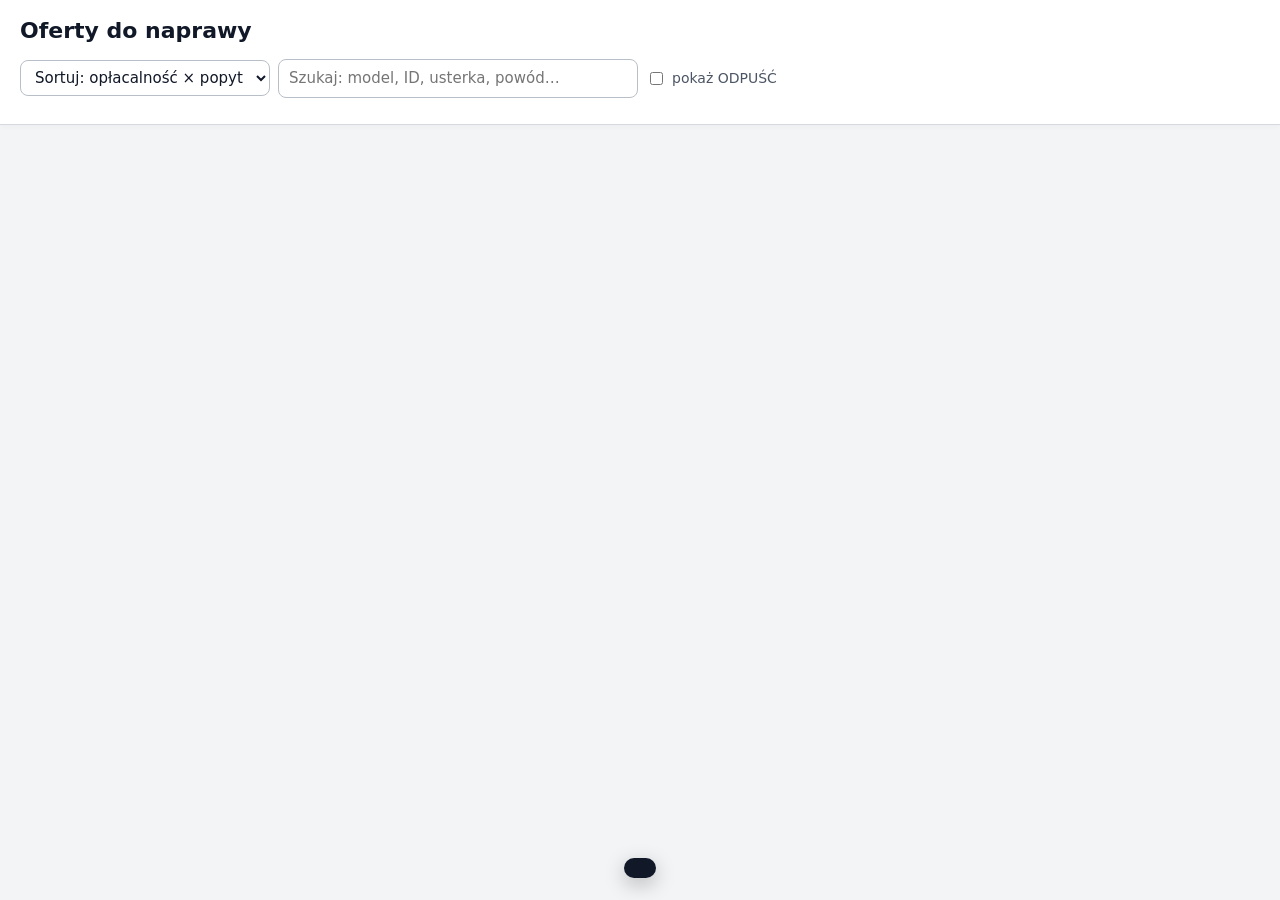
<file: strona-ofert/szablon.html>
<!doctype html>
<html lang="pl">
<head>
<meta charset="utf-8">
<meta name="viewport" content="width=device-width, initial-scale=1">
<meta name="color-scheme" content="light only">
<title>Oferty do naprawy</title>
<style>
  :root {
    color-scheme: light only;
    --bg: #f3f4f6; --card: #ffffff; --fg: #111827; --muted: #4b5563; --line: #d6dae0; --soft: #f1f3f6;
    --accent: #1d5fd1; --good: #137a3f; --good-bg: #dcf3e5; --warn: #8a5300; --warn-bg: #fdecc8;
    --bad: #b42323; --bad-bg: #fde2e2; --info: #1d4fb0; --info-bg: #e0eafc; --none-bg: #e7e9ed; --star: #e0a100;
    --shadow: 0 1px 2px rgba(0,0,0,.05), 0 4px 14px rgba(0,0,0,.06); --radius: 12px;
  }
  * { box-sizing: border-box; }
  html { background: var(--bg); }
  body { margin: 0; background: var(--bg); color: var(--fg); font: 15px/1.5 "Segoe UI", system-ui, -apple-system, Roboto, sans-serif; }
  a { color: var(--accent); }
  button { font: inherit; }
  header { position: sticky; top: 0; z-index: 5; background: #fff; border-bottom: 1px solid var(--line); box-shadow: 0 1px 6px rgba(0,0,0,.04); }
  .wrap { max-width: 1400px; margin: 0 auto; padding: 14px 20px; }
  .top { display: flex; flex-wrap: wrap; align-items: center; gap: 6px 16px; }
  h1 { font-size: 22px; margin: 0; }
  .sub { color: var(--muted); font-size: 13.5px; }
  .stats { display: flex; gap: 8px; flex-wrap: wrap; margin-left: auto; }
  .tools { display: flex; flex-wrap: wrap; gap: 8px; align-items: center; margin-top: 12px; }
  select, input[type=search] { font: inherit; color: var(--fg); background: #fff; border: 1px solid #b9bfc8; border-radius: 8px; padding: 7px 10px; }
  input[type=search] { min-width: 220px; flex: 1 1 220px; max-width: 360px; }
  .chip { display: inline-flex; align-items: center; gap: 5px; border: 1px solid #b9bfc8; background: #fff; color: var(--fg); border-radius: 999px; padding: 5px 13px; font-size: 14px; cursor: pointer; }
  .chip:hover { border-color: var(--accent); }
  .chip[aria-pressed=true] { background: var(--fg); color: #fff; border-color: var(--fg); }
  .chip .n { font-size: 12px; opacity: .75; }
  label.tog { display: inline-flex; gap: 6px; align-items: center; color: var(--muted); font-size: 14px; cursor: pointer; }
  .note { background: var(--warn-bg); color: var(--warn); border-radius: 8px; padding: 8px 12px; margin-top: 10px; font-size: 14px; }
  h2 { font-size: 16px; margin: 24px 0 12px; color: var(--fg); font-weight: 700; display: flex; align-items: center; gap: 8px; }
  h2 .cnt { color: var(--muted); font-weight: 500; }
  .grid { display: grid; grid-template-columns: repeat(auto-fill, minmax(270px, 1fr)); gap: 16px; }
  .tile { position: relative; background: var(--card); border: 1px solid var(--line); border-radius: var(--radius); overflow: hidden; box-shadow: var(--shadow); display: flex; flex-direction: column; transition: transform .12s ease, border-color .12s ease; }
  .tile:hover { transform: translateY(-2px); border-color: var(--accent); }
  .tile .open { all: unset; cursor: pointer; display: flex; flex-direction: column; flex: 1; }
  .tile .open:focus-visible { outline: 3px solid var(--accent); outline-offset: -3px; }
  .tile.dim .ph img { filter: grayscale(.6); }
  .ph { position: relative; aspect-ratio: 4 / 3; background: var(--soft); overflow: hidden; }
  .ph img { width: 100%; height: 100%; object-fit: cover; display: block; }
  .ph .noimg { position: absolute; inset: 0; display: grid; place-items: center; color: var(--muted); font-size: 14px; }
  .ph .badges { position: absolute; left: 8px; top: 8px; right: 48px; display: flex; flex-wrap: wrap; gap: 6px; }
  .ph .count { position: absolute; right: 8px; bottom: 8px; background: rgba(0,0,0,.65); color: #fff; font-size: 12px; padding: 2px 8px; border-radius: 999px; }
  .star { position: absolute; right: 8px; top: 8px; z-index: 2; width: 36px; height: 36px; border-radius: 50%; border: 0; background: rgba(255,255,255,.95); box-shadow: 0 1px 4px rgba(0,0,0,.25); font-size: 20px; line-height: 36px; color: #9aa1ab; cursor: pointer; padding: 0; }
  .star.on { color: var(--star); }
  .star:hover { transform: scale(1.08); }
  .star[disabled] { cursor: not-allowed; opacity: .8; }
  .badge { display: inline-block; font-size: 12.5px; font-weight: 700; padding: 3px 10px; border-radius: 999px; white-space: nowrap; border: 1px solid rgba(0,0,0,.06); }
  .ph .badge { box-shadow: 0 1px 3px rgba(0,0,0,.18); }
  .v-KUP { background: var(--good-bg); color: var(--good); }
  .v-NEGOCJUJ { background: var(--warn-bg); color: var(--warn); }
  .v-ODPUSC { background: var(--bad-bg); color: var(--bad); }
  .v-TOKU { background: var(--info-bg); color: var(--info); }
  .v-ODRZ { background: var(--bad-bg); color: var(--bad); }
  .v-KOSZ { background: var(--none-bg); color: var(--muted); }
  .d-szybki { background: var(--good-bg); color: var(--good); }
  .d-sredni { background: var(--info-bg); color: var(--info); }
  .d-wolny { background: var(--bad-bg); color: var(--bad); }
  .d-brak { background: var(--none-bg); color: var(--muted); }
  .body { padding: 12px 14px 14px; display: flex; flex-direction: column; gap: 8px; flex: 1; }
  .title { font-weight: 650; font-size: 15.5px; line-height: 1.35; display: -webkit-box; -webkit-line-clamp: 2; -webkit-box-orient: vertical; overflow: hidden; min-height: 2.7em; }
  .money { display: flex; align-items: baseline; gap: 10px; flex-wrap: wrap; }
  .profit { font-size: 24px; font-weight: 800; letter-spacing: -.01em; }
  .pos { color: var(--good); } .neg { color: var(--bad); }
  .roi { color: var(--fg); font-weight: 600; background: var(--soft); border-radius: 6px; padding: 1px 7px; font-size: 14px; }
  .facts { display: grid; grid-template-columns: auto 1fr; gap: 3px 10px; font-size: 14px; }
  .facts dt { color: var(--muted); }
  .facts dd { margin: 0; font-weight: 600; }
  .foot { color: var(--muted); font-size: 13px; margin-top: auto; }
  .reason { background: var(--bad-bg); color: #7a1515; border-radius: 8px; padding: 7px 10px; font-size: 13.5px; }
  .risk { display: inline-flex; gap: 2px; vertical-align: -1px; margin-left: 4px; }
  .risk i { width: 6px; height: 11px; border-radius: 2px; background: #d9dde3; display: inline-block; }
  .risk i.on { background: #d88a00; } .risk.hi i.on { background: var(--bad); } .risk.lo i.on { background: var(--good); }
  .empty { color: var(--muted); padding: 30px 0; text-align: center; }
  /* szczegóły */
  dialog { border: none; padding: 0; border-radius: 14px; width: min(1120px, 96vw); max-height: 92vh; overflow: hidden; background: #fff; color: var(--fg); box-shadow: 0 20px 60px rgba(0,0,0,.35); }
  dialog::backdrop { background: rgba(17,24,39,.55); }
  .dlg { display: grid; grid-template-columns: minmax(0, 1fr) minmax(0, 1fr); grid-template-rows: 100%; height: min(92vh, 880px); }
  .gal { background: #111; display: flex; flex-direction: column; min-height: 0; }
  .gal .main { position: relative; flex: 1; min-height: 0; display: grid; place-items: center; }
  .gal .main img { max-width: 100%; max-height: 100%; object-fit: contain; display: block; }
  .gal .nav { position: absolute; top: 50%; transform: translateY(-50%); background: rgba(255,255,255,.85); color: #111; border: 0; width: 40px; height: 40px; border-radius: 50%; font-size: 22px; cursor: pointer; }
  .gal .prev { left: 10px; } .gal .next { right: 10px; }
  .thumbs { display: flex; gap: 6px; padding: 8px; overflow-x: auto; background: #1b1b1b; }
  .thumbs img { width: 64px; height: 48px; object-fit: cover; border-radius: 5px; opacity: .6; cursor: pointer; border: 2px solid transparent; flex: none; }
  .thumbs img.on { opacity: 1; border-color: #fff; }
  .info { overflow-y: auto; min-height: 0; padding: 20px 22px 24px; }
  .info h3 { margin: 0 0 8px; font-size: 19px; line-height: 1.3; padding-right: 36px; }
  .close { position: absolute; right: 12px; top: 10px; z-index: 3; background: #fff; color: var(--fg); border: 1px solid var(--line); width: 34px; height: 34px; border-radius: 50%; font-size: 19px; cursor: pointer; }
  .row { display: flex; flex-wrap: wrap; gap: 7px; align-items: center; margin: 8px 0; }
  .btn { display: inline-flex; align-items: center; gap: 6px; background: var(--accent); color: #fff; text-decoration: none; padding: 7px 14px; border-radius: 8px; font-weight: 600; font-size: 14px; border: 1px solid var(--accent); cursor: pointer; }
  .btn.ghost { background: #fff; color: var(--fg); border-color: #b9bfc8; }
  .btn.ghost.on { color: var(--warn); border-color: var(--star); background: #fff8e1; }
  .btn.danger { background: #fff; color: var(--bad); border-color: #e6a3a3; }
  .btn[disabled] { opacity: .55; cursor: not-allowed; }
  .why { background: var(--soft); border-left: 4px solid var(--accent); border-radius: 8px; padding: 10px 12px; margin: 10px 0; }
  .why.bad { border-left-color: var(--bad); background: var(--bad-bg); }
  .kpis { display: grid; grid-template-columns: repeat(auto-fill, minmax(140px, 1fr)); gap: 8px; margin: 14px 0; }
  .kpi { background: var(--soft); border: 1px solid #e3e6ea; border-radius: 10px; padding: 8px 11px; }
  .kpi .l { color: var(--muted); font-size: 12.5px; }
  .kpi .v { font-size: 18px; font-weight: 750; margin-top: 1px; }
  .sec { margin-top: 20px; }
  .sec > h4 { margin: 0 0 8px; font-size: 15px; color: var(--fg); }
  table { border-collapse: collapse; width: 100%; font-size: 14px; }
  th, td { text-align: left; padding: 7px 8px; border-bottom: 1px solid #e3e6ea; vertical-align: top; }
  th { color: var(--muted); font-weight: 600; font-size: 13px; background: var(--soft); }
  td.n, th.n { text-align: right; white-space: nowrap; }
  tr.best td { background: var(--good-bg); font-weight: 600; }
  .kv td:first-child { white-space: nowrap; color: var(--muted); width: 1%; }
  .kv td.n { white-space: normal; }
  .tbl { overflow-x: auto; }
  .desc { white-space: pre-wrap; background: var(--soft); border-radius: 10px; padding: 10px 12px; max-height: 260px; overflow-y: auto; font-size: 14px; }
  .md { font-size: 14.5px; }
  .md h4 { font-size: 15px; margin: 14px 0 6px; }
  .md table { margin: 8px 0; }
  .md code { background: var(--soft); padding: 1px 5px; border-radius: 4px; }
  .small { color: var(--muted); font-size: 13px; }
  .warn { color: var(--warn); }
  .toast { position: fixed; left: 50%; bottom: 22px; transform: translateX(-50%); background: #111827; color: #fff; padding: 10px 16px; border-radius: 10px; font-size: 14px; z-index: 50; box-shadow: 0 6px 20px rgba(0,0,0,.25); display: flex; gap: 12px; align-items: center; }
  .toast button { background: none; border: 0; color: #93c5fd; font-weight: 700; cursor: pointer; }
  @media (max-width: 820px) {
    .dlg { grid-template-columns: minmax(0, 1fr); grid-template-rows: auto auto; height: auto; max-height: 92vh; overflow-y: auto; }
    .info { overflow: visible; }
    .gal .main { min-height: 240px; }
    .gal .main img { max-height: 46vh; }
  }
</style>
</head>
<body>
<header>
  <div class="wrap">
    <div class="top">
      <h1>Oferty do naprawy</h1>
      <span class="sub" id="gen"></span>
      <div class="stats" id="stats"></div>
    </div>
    <div class="tools">
      <select id="sort" aria-label="Sortowanie">
        <option value="score">Sortuj: opłacalność × popyt</option>
        <option value="profit">Sortuj: zysk</option>
        <option value="roi">Sortuj: ROI</option>
        <option value="demand">Sortuj: popyt</option>
        <option value="risk">Sortuj: najniższe ryzyko</option>
        <option value="price">Sortuj: najtańsze</option>
        <option value="new">Sortuj: najnowsze</option>
      </select>
      <input type="search" id="q" placeholder="Szukaj: model, ID, usterka, powód…">
      <label class="tog"><input type="checkbox" id="showSkip"> pokaż ODPUŚĆ</label>
    </div>
    <div class="tools" id="vf"></div>
    <div id="modeNote"></div>
  </div>
</header>
<main><div class="wrap" id="app"></div></main>

<dialog id="dlg" aria-label="Szczegóły oferty"></dialog>
<div id="toast" class="toast" hidden></div>

<script id="dane" type="application/json">/*__DANE__*/null</script>
<script>
(function () {
  'use strict';
  const TRYB = /*__TRYB__*/"plik";
  const LIVE = TRYB === 'serwer' && location.protocol.startsWith('http');
  let RAW = JSON.parse(document.getElementById('dane').textContent || 'null') || { generated: null, offers: [] };
  const $ = (s, r) => (r || document).querySelector(s);
  const esc = (v) => String(v == null ? '' : v).replace(/[&<>"']/g, (c) => ({ '&': '&amp;', '<': '&lt;', '>': '&gt;', '"': '&quot;', "'": '&#39;' }[c]));
  const safeUrl = (u) => (typeof u === 'string' && /^https?:\/\//i.test(u) ? u : null);
  const num = (v) => (v == null || v === '' || !Number.isFinite(Number(v)) ? null : Number(v));
  const zl = (v) => (num(v) == null ? '–' : Math.round(num(v)).toLocaleString('pl-PL') + ' zł');
  const signed = (v) => (num(v) == null ? '–' : (num(v) >= 0 ? '+' : '−') + Math.abs(Math.round(num(v))).toLocaleString('pl-PL') + ' zł');
  const pct = (v) => (num(v) == null ? '–' : Math.round(num(v)) + '%');
  const fold = (s) => String(s || '').toLowerCase().normalize('NFD').replace(/[̀-ͯ]/g, '').replace(/ł/g, 'l');
  const when = (iso) => { if (!iso) return ''; const d = new Date(iso); return isNaN(d) ? '' : d.toLocaleString('pl-PL', { day: 'numeric', month: 'short', hour: '2-digit', minute: '2-digit' }); };

  const DEMAND = {
    szybki: { label: 'popyt szybki', cls: 'd-szybki', w: 1, rank: 0 },
    sredni: { label: 'popyt średni', cls: 'd-sredni', w: 0.85, rank: 1 },
    brak: { label: 'popyt: brak danych', cls: 'd-brak', w: 0.75, rank: 2 },
    wolny: { label: 'popyt wolny', cls: 'd-wolny', w: 0.6, rank: 3 }
  };
  const VERDICT = { KUP: { cls: 'v-KUP', label: 'KUP', rank: 0 }, NEGOCJUJ: { cls: 'v-NEGOCJUJ', label: 'NEGOCJUJ', rank: 1 }, ODPUSC: { cls: 'v-ODPUSC', label: 'ODPUŚĆ', rank: 3 } };

  function demandKey(v) {
    const f = fold(typeof v === 'object' && v ? v.level : v);
    if (/szyb/.test(f)) return 'szybki';
    if (/sred/.test(f)) return 'sredni';
    if (/woln/.test(f)) return 'wolny';
    return 'brak';
  }
  function verdictKey(v) {
    const f = fold(v).toUpperCase();
    if (/NEGOC/.test(f)) return 'NEGOCJUJ';
    if (/ODPUS/.test(f)) return 'ODPUSC';
    if (/\bKUP\b/.test(f) && !/NIE KUP/.test(f)) return 'KUP';
    return null;
  }

  function normalize(o) {
    const sz = o.sz && !o.sz.__error ? o.sz : {};
    const r = o.r && !o.r.__error ? o.r : null;
    const odrz = o.odrz && !o.odrz.__error ? o.odrz : null;
    const variants = r && Array.isArray(r.warianty) ? r.warianty.filter(Boolean) : [];
    let best = variants.find((v) => v.najlepszy) || null;
    if (!best) for (const v of variants) if (num(v.zysk) != null && (!best || num(v.zysk) > num(best.zysk))) best = v;
    const status = o.kosz ? 'kosz' : r ? 'raport' : odrz ? 'odrzucona' : 'w toku';
    let vk = r ? verdictKey(r.werdykt) : null;
    const dk = demandKey((r && r.popyt) || sz.demand);
    const buy = r && num(r.koszt_zakupu) != null ? num(r.koszt_zakupu) : num(sz.price_pln) != null ? num(sz.price_pln) + (num(sz.shipping_pln) || 0) : null;
    // „KUP” przy cenie powyżej ceny maksymalnej to w praktyce negocjacja
    if (vk === 'KUP' && r && num(r.cena_max) != null && buy != null && buy > num(r.cena_max)) vk = 'NEGOCJUJ';
    const wer = o.wer && !o.wer.__error ? o.wer : null;
    const profit = best ? num(best.zysk) : null;
    const photos = [].concat(sz.photos || [], (r && r.zdjecia) || [], sz.photo || []).map(safeUrl).filter((u, i, a) => u && a.indexOf(u) === i);
    const score = profit != null ? profit * DEMAND[dk].w : num(sz.repair_budget_pln) != null ? num(sz.repair_budget_pln) * DEMAND[dk].w * 0.5 : -1e9;
    return {
      id: o.id, raw: o, sz, r, odrz, wer, status, vk, dk, best, variants, buy, profit, photos, score,
      roi: best ? num(best.roi) : null,
      fav: !!o.ulubione,
      added: sz.saved_at || o.updated,
      deletedAt: o.del && o.del.usunieto,
      title: sz.title || (r && r.model) || o.id,
      url: safeUrl(sz.url) || safeUrl(r && r.link),
      portal: sz.portal || (o.id.split('-')[0] || ''),
      risk: r ? num(r.ryzyko) : null,
      errors: ['sz', 'r', 'odrz', 'wer'].filter((k) => o[k] && o[k].__error).map((k) => o[k].__error),
      text: fold([o.id, sz.title, r && r.model, r && r.diagnoza, r && r.uzasadnienie, sz.description, odrz && odrz.powod].join(' '))
    };
  }

  let ALL = [];
  const load = () => { ALL = RAW.offers.map(normalize); };
  load();

  const state = { sort: 'score', view: 'all', q: '', showSkip: false };
  try { Object.assign(state, JSON.parse(localStorage.getItem('oferty-stan') || '{}')); } catch (_) { /* brak pamięci */ }
  const save = () => { try { localStorage.setItem('oferty-stan', JSON.stringify(state)); } catch (_) { /* brak */ } };

  function sorter(key) {
    const nz = (v, d) => (v == null ? d : v);
    return {
      score: (a, b) => nz(a.vk && VERDICT[a.vk].rank, 2) - nz(b.vk && VERDICT[b.vk].rank, 2) || b.score - a.score,
      profit: (a, b) => nz(b.profit, -1e9) - nz(a.profit, -1e9),
      roi: (a, b) => nz(b.roi, -1e9) - nz(a.roi, -1e9),
      demand: (a, b) => DEMAND[a.dk].rank - DEMAND[b.dk].rank || b.score - a.score,
      risk: (a, b) => nz(a.risk, 99) - nz(b.risk, 99) || b.score - a.score,
      price: (a, b) => nz(a.buy, 1e9) - nz(b.buy, 1e9),
      new: (a, b) => String(b.added || '').localeCompare(String(a.added || ''))
    }[key] || sorter('score');
  }

  function riskBar(r) {
    if (r == null) return '';
    const cls = r >= 7 ? 'hi' : r <= 3 ? 'lo' : '';
    let s = '<span class="risk ' + cls + '" title="Ryzyko ' + r + '/10">';
    for (let i = 1; i <= 10; i++) s += '<i class="' + (i <= r ? 'on' : '') + '"></i>';
    return s + '</span>';
  }

  function statusBadge(x) {
    if (x.status === 'kosz') return '<span class="badge v-KOSZ">W KOSZU</span>';
    if (x.status === 'odrzucona') return '<span class="badge v-ODRZ">ODRZUCONA</span>';
    if (x.status === 'w toku') return '<span class="badge v-TOKU">W TOKU</span>';
    return x.vk ? '<span class="badge ' + VERDICT[x.vk].cls + '">' + VERDICT[x.vk].label + '</span>' : '<span class="badge v-TOKU">RAPORT</span>';
  }

  const starBtn = (x) => '<button class="star' + (x.fav ? ' on' : '') + '" data-star="' + esc(x.id) + '" title="' +
    (LIVE ? (x.fav ? 'Usuń z ulubionych' : 'Dodaj do ulubionych') : 'Ulubione działają po otwarciu skrótem „Oferty do naprawy”') + '"' + (LIVE ? '' : ' disabled') + '>' + (x.fav ? '★' : '☆') + '</button>';

  function tile(x) {
    const img = x.photos[0];
    let money;
    if (x.profit != null) {
      money = '<div class="money"><span class="profit ' + (x.profit >= 0 ? 'pos' : 'neg') + '">' + signed(x.profit) + '</span>' +
        (x.roi != null ? '<span class="roi">ROI ' + pct(x.roi) + '</span>' : '') + '</div>';
    } else if (num(x.sz.repair_budget_pln) != null) {
      money = '<div class="money"><span class="profit" style="font-size:19px">Budżet na naprawę: ' + zl(x.sz.repair_budget_pln) + '</span></div>';
    } else money = '';
    const facts = [['Zakup', zl(x.buy)]];
    if (x.r && num(x.r.cena_max) != null) facts.push(['Kup maks. za', zl(x.r.cena_max)]);
    if (x.status !== 'raport' && num(x.sz.used_median_pln) != null) facts.push(['Mediana ofert sprawnych', zl(x.sz.used_median_pln)]);
    if (x.risk != null) facts.push(['Ryzyko', x.risk + '/10' + riskBar(x.risk)]);
    if (x.best && x.best.nazwa) facts.push(['Wariant', esc(x.best.nazwa)]);
    return '<article class="tile' + (x.vk === 'ODPUSC' || x.status === 'kosz' ? ' dim' : '') + '">' + starBtn(x) +
      '<button class="open" data-id="' + esc(x.id) + '" aria-label="Szczegóły: ' + esc(x.title) + '">' +
      '<div class="ph">' + (img ? '<img loading="lazy" src="' + esc(img) + '" alt="" onerror="this.remove()">' : '') +
      '<div class="noimg">' + (img ? '' : 'brak zdjęcia') + '</div>' +
      '<div class="badges">' + statusBadge(x) + (x.r && (x.r.rynek_niepewny || (x.r.rynek_niepewny === undefined && x.r.rynek_uwagi)) ? '<span class="badge" style="background:#fff4d6;color:#805400">RYNEK DO WERYFIKACJI</span>' : '') + '<span class="badge ' + DEMAND[x.dk].cls + '">' + esc(DEMAND[x.dk].label) + '</span></div>' +
      (x.photos.length > 1 ? '<span class="count">' + x.photos.length + ' zdjęć</span>' : '') + '</div>' +
      '<div class="body"><div class="title">' + esc(x.title) + '</div>' + money +
      '<dl class="facts">' + facts.map(([k, v]) => '<dt>' + k + '</dt><dd>' + v + '</dd>').join('') + '</dl>' +
      (x.status === 'odrzucona' && x.odrz && x.odrz.powod ? '<div class="reason"><b>Mietek:</b> ' + esc(x.odrz.powod) + '</div>' : '') +
      (x.errors.length ? '<div class="small warn">Błąd danych: ' + esc(x.errors.join('; ')) + '</div>' : '') +
      '<div class="foot">' + esc(x.portal) + ' · ' + esc(x.status === 'kosz' ? 'usunięto ' + when(x.deletedAt) : 'dodano ' + when(x.added)) + '</div>' +
      '</div></button></article>';
  }

  const VIEWS = [
    ['all', 'Wszystkie', (x) => x.status !== 'kosz'],
    ['fav', '★ Ulubione', (x) => x.fav && x.status !== 'kosz'],
    ['KUP', 'KUP', (x) => x.status === 'raport' && x.vk === 'KUP'],
    ['NEGOCJUJ', 'NEGOCJUJ', (x) => x.status === 'raport' && x.vk === 'NEGOCJUJ'],
    ['ODPUSC', 'ODPUŚĆ', (x) => x.status === 'raport' && x.vk === 'ODPUSC'],
    ['toku', 'W toku', (x) => x.status === 'w toku'],
    ['odrz', 'Odrzucone przez Mietka', (x) => x.status === 'odrzucona'],
    ['kosz', 'Kosz', (x) => x.status === 'kosz']
  ];

  function section(title, list, extra) {
    return '<h2>' + title + ' <span class="cnt">(' + list.length + ')</span></h2>' + (extra || '') +
      (list.length ? '<div class="grid">' + list.map(tile).join('') + '</div>' : '<div class="empty">Nic tu nie ma.</div>');
  }

  function render() {
    const q = fold(state.q.trim());
    const match = (x) => !q || x.text.includes(q);
    const sort = sorter(state.sort);
    let html = '';
    if (state.view === 'all') {
      const reports = ALL.filter((x) => x.status === 'raport' && match(x) && (state.showSkip || x.vk !== 'ODPUSC')).sort(sort);
      const pending = ALL.filter((x) => x.status === 'w toku' && match(x)).sort(sort);
      const rejected = ALL.filter((x) => x.status === 'odrzucona' && match(x)).sort(sorter('new'));
      html += section('Raporty Andrzeja', reports);
      if (pending.length) html += section('W toku – czekają na Mietka, Rabina lub Andrzeja', pending);
      if (rejected.length) html += section('Odrzucone przez Mietka', rejected, '<div class="small" style="margin:-6px 0 10px">Powód odrzucenia jest na kafelku. Kliknij, żeby zobaczyć zdjęcia, opis i cenę.</div>');
    } else {
      const v = VIEWS.find((w) => w[0] === state.view) || VIEWS[0];
      const list = ALL.filter((x) => v[2](x) && match(x)).sort(state.view === 'kosz' ? (a, b) => String(b.deletedAt || '').localeCompare(String(a.deletedAt || '')) : sort);
      html += section(v[1], list, state.view === 'kosz' ? '<div class="small" style="margin:-6px 0 10px">Otwórz ofertę, żeby ją przywrócić albo usunąć na zawsze.</div>' : '');
    }
    $('#app').innerHTML = html;
  }

  function header() {
    const c = { KUP: 0, NEGOCJUJ: 0, ODPUSC: 0 };
    for (const x of ALL) if (x.status === 'raport' && x.vk) c[x.vk]++;
    $('#gen').textContent = RAW.generated ? 'odświeżono ' + when(RAW.generated) : '';
    $('#stats').innerHTML = '<span class="badge v-KUP">KUP ' + c.KUP + '</span><span class="badge v-NEGOCJUJ">NEGOCJUJ ' + c.NEGOCJUJ + '</span>' +
      '<span class="badge v-ODPUSC">ODPUŚĆ ' + c.ODPUSC + '</span>';
    $('#vf').innerHTML = VIEWS.map(([k, l, f]) => '<button class="chip" data-v="' + k + '" aria-pressed="' + (state.view === k) + '">' + l +
      ' <span class="n">' + ALL.filter(f).length + '</span></button>').join('');
    $('#sort').value = state.sort;
    $('#q').value = state.q;
    $('#showSkip').checked = !!state.showSkip;
    $('#modeNote').innerHTML = LIVE ? '' : '<div class="note">To jest podgląd z pliku. Żeby dodawać do ulubionych i usuwać oferty, otwórz stronę skrótem „Oferty do naprawy” (na pulpicie).</div>';
  }

  // ---- Markdown z raportu (bez HTML z zewnątrz: najpierw escape) ----
  function inline(s) {
    return esc(s)
      .replace(/`([^`]+)`/g, '<code>$1</code>')
      .replace(/\*\*([^*]+)\*\*/g, '<b>$1</b>')
      .replace(/(^|[\s(])_([^_]+)_(?=[\s).,;:!?]|$)/g, '$1<i>$2</i>')
      .replace(/\[([^\]]+)\]\((https?:\/\/[^\s)]+)\)/g, (m, t, u) => '<a href="' + u + '" target="_blank" rel="noopener">' + t + '</a>')
      .replace(/(^|[\s(])(https?:\/\/[^\s<)]+)/g, (m, p, u) => p + '<a href="' + u + '" target="_blank" rel="noopener">' + (u.length > 60 ? u.slice(0, 57) + '…' : u) + '</a>');
  }
  function markdown(md) {
    const lines = String(md || '').replace(/\r/g, '').split('\n');
    const out = [];
    let i = 0;
    const cells = (l) => l.trim().replace(/^\||\|$/g, '').split('|').map((c) => c.trim());
    while (i < lines.length) {
      const l = lines[i];
      if (/^\s*\|.*\|\s*$/.test(l) && i + 1 < lines.length && /^\s*\|?\s*:?-{3,}/.test(lines[i + 1])) {
        const head = cells(l);
        i += 2;
        const rows = [];
        while (i < lines.length && /^\s*\|.*\|\s*$/.test(lines[i])) rows.push(cells(lines[i++]));
        out.push('<div class="tbl"><table><thead><tr>' + head.map((h) => '<th>' + inline(h) + '</th>').join('') + '</tr></thead><tbody>' +
          rows.map((r) => '<tr>' + r.map((c) => '<td>' + inline(c) + '</td>').join('') + '</tr>').join('') + '</tbody></table></div>');
        continue;
      }
      let m;
      if ((m = l.match(/^(#{1,6})\s+(.*)$/))) { out.push('<h4>' + inline(m[2]) + '</h4>'); i++; continue; }
      if (/^\s*([-*•]|\d+[.)])\s+/.test(l)) {
        const ordered = /^\s*\d+[.)]/.test(l);
        const items = [];
        while (i < lines.length && /^\s*([-*•]|\d+[.)])\s+/.test(lines[i])) items.push(lines[i++].replace(/^\s*([-*•]|\d+[.)])\s+/, ''));
        out.push((ordered ? '<ol>' : '<ul>') + items.map((t) => '<li>' + inline(t) + '</li>').join('') + (ordered ? '</ol>' : '</ul>'));
        continue;
      }
      if (/^\s*(-{3,}|\*{3,})\s*$/.test(l)) { out.push('<hr>'); i++; continue; }
      if (!l.trim()) { i++; continue; }
      const para = [];
      while (i < lines.length && lines[i].trim() && !/^(#{1,6})\s|^\s*([-*•]|\d+[.)])\s+|^\s*\|/.test(lines[i])) para.push(lines[i++]);
      if (para.length) out.push('<p>' + para.map(inline).join('<br>') + '</p>');
      else i++;
    }
    return out.join('');
  }

  // ---- Szczegóły ----
  const dlg = $('#dlg');
  let cur = null;
  let photoIdx = 0;

  function kpi(l, v, cls) { return '<div class="kpi"><div class="l">' + esc(l) + '</div><div class="v ' + (cls || '') + '">' + v + '</div></div>'; }
  function link(u, t) { const s = safeUrl(u); return s ? '<a href="' + esc(s) + '" target="_blank" rel="noopener">' + esc(t || 'link') + '</a>' : ''; }

  function partCell(p) {
    if (!p) return '–';
    if (typeof p === 'string') return esc(p);
    const price = num(p.cena) != null ? zl(p.cena) + (num(p.dostawa) ? ' + ' + zl(p.dostawa) + ' dostawa' : '') : (p.brak || p.cena === 'brak' ? 'brak' : '–');
    // link do wyszukiwania zamiast do konkretnej oferty – cena niesprawdzona
    const search = p.link && /\/listing|\/kategoria|\/wholesale|\/w\/wholesale|SearchText=|[?&](string|q|query|search)=|\/oferty\/q|\/q-|\/szukaj/i.test(p.link);
    return price + (p.link ? ' · ' + link(p.link, search ? 'wyszukiwanie' : 'oferta') : ' · <span class="warn">brak linku</span>') +
      (search ? '<div class="small warn">⚠ link do wyszukiwania, nie do oferty – cena niesprawdzona</div>' : '') +
      (p.opis ? '<div class="small">' + esc(p.opis) + '</div>' : '');
  }

  function actions(x) {
    const dis = LIVE ? '' : ' disabled title="Działa po otwarciu skrótem „Oferty do naprawy”"';
    if (x.status === 'kosz') {
      return '<button class="btn ghost" data-act="przywroc"' + dis + '>↩ Przywróć</button><button class="btn danger" data-act="usun-na-zawsze"' + dis + '>Usuń na zawsze</button>';
    }
    return '<button class="btn ghost' + (x.fav ? ' on' : '') + '" data-act="ulubione"' + dis + '>' + (x.fav ? '★ W ulubionych' : '☆ Dodaj do ulubionych') + '</button>' +
      '<button class="btn danger" data-act="usun"' + dis + '>🗑 Usuń</button>';
  }

  function details(x) {
    const r = x.r || {};
    const sz = x.sz;
    const d = sz.demand || {};
    let h = '<button class="close" aria-label="Zamknij">×</button><div class="dlg">';
    h += '<div class="gal"><div class="main">' + (x.photos.length ? '<img id="big" alt="">' : '<div class="small" style="color:#ccc">brak zdjęć</div>') +
      (x.photos.length > 1 ? '<button class="nav prev" aria-label="Poprzednie">‹</button><button class="nav next" aria-label="Następne">›</button>' : '') + '</div>' +
      (x.photos.length > 1 ? '<div class="thumbs">' + x.photos.map((p, i) => '<img data-i="' + i + '" src="' + esc(p) + '" alt="" loading="lazy">').join('') + '</div>' : '') + '</div>';
    h += '<div class="info"><h3>' + esc(x.title) + '</h3><div class="row">' + statusBadge(x);
    if (x.vk && num(r.cena_max) != null) h += '<span class="badge ' + VERDICT[x.vk].cls + '">kup maks. za ' + zl(r.cena_max) + '</span>';
    h += '<span class="badge ' + DEMAND[x.dk].cls + '">' + esc(DEMAND[x.dk].label) + '</span></div>';
    h += '<div class="row">' + (x.url ? '<a class="btn" href="' + esc(x.url) + '" target="_blank" rel="noopener">Otwórz ofertę ↗</a>' : '') + actions(x) + '</div>';
    h += '<div class="small">' + esc(x.id) + ' · ' + esc(x.portal) + (sz.location ? ' · ' + esc(sz.location) : '') + ' · dodano ' + esc(when(x.added)) +
      (x.status === 'kosz' ? ' · usunięto ' + esc(when(x.deletedAt)) : '') + '</div>';
    if (x.odrz && x.odrz.powod) h += '<div class="why bad"><b>Mietek odrzucił:</b> ' + inline(x.odrz.powod) + '</div>';
    if (r.uzasadnienie) h += '<div class="why"><b>Werdykt Andrzeja:</b> ' + inline(r.uzasadnienie) + '</div>';
    if (x.errors.length) h += '<div class="why bad">Błąd w plikach danych: ' + esc(x.errors.join('; ')) + '</div>';

    h += '<div class="kpis">' +
      kpi('Cena zakupu z dostawą', zl(x.buy)) +
      kpi('Cena sprzedaży przyjęta', zl(num(r.wartosc_sprzedazy) != null ? r.wartosc_sprzedazy : sz.used_median_pln)) +
      (x.profit != null ? kpi('Najlepszy zysk netto', signed(x.profit), x.profit >= 0 ? 'pos' : 'neg') : kpi('Budżet na naprawę', zl(sz.repair_budget_pln))) +
      (x.roi != null ? kpi('ROI', pct(x.roi)) : '') +
      (x.risk != null ? kpi('Ryzyko', x.risk + '/10 ' + riskBar(x.risk)) : '') +
      (num(r.czas_pracy_h) != null ? kpi('Czas pracy', num(r.czas_pracy_h) + ' h') : '') +
      (num(r.zysk_najgorszy) != null ? kpi('Najgorszy scenariusz', signed(r.zysk_najgorszy), num(r.zysk_najgorszy) >= 0 ? 'pos' : 'neg') : '') +
      (num(r.zysk_plan_b) != null ? kpi('Plan B (na części)', signed(r.zysk_plan_b), num(r.zysk_plan_b) >= 0 ? 'pos' : 'neg') : '') +
      '</div>';

    if (r.rynek_uwagi) h += '<div class="why"><b>Uwaga o cenach porównawczych:</b> ' + inline(r.rynek_uwagi) + '</div>';

    if (x.variants.length) {
      h += '<div class="sec"><h4>Warianty naprawy</h4><div class="tbl"><table><thead><tr><th>Wariant</th><th class="n">Części</th><th class="n">Szansa</th><th class="n">Czas</th><th class="n">Zysk</th><th class="n">ROI</th></tr></thead><tbody>' +
        x.variants.map((v) => '<tr class="' + (v === x.best ? 'best' : '') + '"><td>' + esc(v.nazwa || '') + (v.uwagi ? '<div class="small">' + esc(v.uwagi) + '</div>' : '') + '</td><td class="n">' + zl(v.koszt_czesci) +
          '</td><td class="n">' + pct(v.szansa_pct) + '</td><td class="n">' + (num(v.czas_h) != null ? num(v.czas_h) + ' h' : '–') + '</td><td class="n ' + (num(v.zysk) >= 0 ? 'pos' : 'neg') + '">' + signed(v.zysk) +
          '</td><td class="n">' + pct(v.roi) + '</td></tr>').join('') + '</tbody></table></div>' +
        (r.prog_oplacalnosci_plyty ? '<div class="small" style="margin-top:6px">' + inline(r.prog_oplacalnosci_plyty) + '</div>' : '') + '</div>';
    }
    if (r.diagnoza) h += '<div class="sec"><h4>Diagnoza (Mietek)</h4><div>' + inline(r.diagnoza) + '</div></div>';
    if (Array.isArray(r.czesci) && r.czesci.length) {
      h += '<div class="sec"><h4>Części (Rabin)</h4><div class="tbl"><table><thead><tr><th>Część</th><th>Tania</th><th>OEM</th></tr></thead><tbody>' +
        r.czesci.map((p) => '<tr><td>' + esc(p.nazwa || '') + (p.grupa ? '<div class="small">' + esc(p.grupa) + '</div>' : '') + '</td><td>' + partCell(p.tania) + '</td><td>' + partCell(p.oem) + '</td></tr>').join('') +
        '</tbody></table></div></div>';
    }
    h += '<div class="sec"><h4>Rynek i popyt</h4><div class="tbl"><table class="kv"><tbody>' +
      '<tr><td>Cena w ofercie</td><td class="n">' + zl(sz.price_pln) + (num(sz.shipping_pln) != null ? ' + dostawa ' + zl(sz.shipping_pln) : '') + '</td></tr>' +
      '<tr><td>Mediana aktywnych ofert sprawnych</td><td class="n">' + zl(sz.used_median_pln) + ' (' + (sz.used_offers || 0) + ' ofert; kwartyle ' + zl(sz.used_p25_pln) + '–' + zl(sz.used_p75_pln) + '; ceny ogłoszeń, nie transakcji)</td></tr>' +
      '<tr><td>Budżet na naprawę</td><td class="n">' + zl(sz.repair_budget_pln) + '</td></tr>' +
      '<tr><td>Popyt</td><td class="n">' + esc(d.level || DEMAND[x.dk].label) + (num(d.median_listing_age_days) != null ? ' · ogłoszenia wiszą średnio ' + d.median_listing_age_days + ' dni, starszych niż 30 dni: ' + d.older_than_30_days_pct + '%' : '') + '</td></tr>' +
      (sz.search_query ? '<tr><td>Porównywane z</td><td class="n">„' + esc(sz.search_query) + '”</td></tr>' : '') +
      '</tbody></table></div>' +
      (Array.isArray(sz.comparables) && sz.comparables.length ? '<details style="margin-top:6px"><summary class="small" style="cursor:pointer">Zapisane oferty porównawcze (' + sz.comparables.length + ')</summary><div class="tbl"><table><tbody>' +
        sz.comparables.map((c) => '<tr><td>' + (safeUrl(c.url) ? link(c.url, c.title) : esc(c.title)) + '</td><td class="n">' + zl(c.price) + '</td></tr>').join('') + '</tbody></table></div></details>' : '') + '</div>';
    const li = (a) => '<ul>' + a.map((t) => '<li>' + esc(typeof t === 'string' ? t : t.text || '') + '</li>').join('') + '</ul>';
    const w = x.wer;
    if (w) {
      if (Array.isArray(w.usterki) && w.usterki.length) h += '<div class="sec"><h4>Usterki z opisu (sprawdził Mietek)</h4>' + li(w.usterki) + '</div>';
      if (Array.isArray(w.ostrzezenia) && w.ostrzezenia.length) h += '<div class="sec"><h4>Ostrzeżenia (sprawdził Mietek)</h4>' + li(w.ostrzezenia) + '</div>';
      if (Array.isArray(w.poprawki) && w.poprawki.length) h += '<div class="sec"><h4>Poprawki Mietka do danych Adiego</h4><ul>' +
        w.poprawki.map((p) => '<li><s>' + esc(p.adi || '') + '</s> → ' + esc(p.mietek || '') + '</li>').join('') + '</ul></div>';
    } else if (Array.isArray(sz.risks) && sz.risks.length) h += '<div class="sec"><h4>Ostrzeżenia (automatyczne, niesprawdzone)</h4>' + li(sz.risks) + '</div>';
    if (sz.description) h += '<div class="sec"><h4>Opis sprzedającego</h4><div class="desc">' + esc(sz.description) + '</div></div>';
    if (r.raport_md) h += '<div class="sec"><h4>Pełny raport Andrzeja</h4><div class="md">' + markdown(r.raport_md) + '</div></div>';
    h += '</div></div>';
    return h;
  }

  function showPhoto(i) {
    if (!cur || !cur.photos.length) return;
    photoIdx = (i + cur.photos.length) % cur.photos.length;
    const big = $('#big', dlg);
    if (big) big.src = cur.photos[photoIdx];
    dlg.querySelectorAll('.thumbs img').forEach((t) => t.classList.toggle('on', Number(t.dataset.i) === photoIdx));
    const on = dlg.querySelector('.thumbs img.on');
    const strip = dlg.querySelector('.thumbs');
    if (on && strip) strip.scrollLeft = Math.max(0, on.offsetLeft - strip.clientWidth / 2 + on.clientWidth / 2);
  }

  function open(id, keepPhoto) {
    cur = ALL.find((x) => x.id === id);
    if (!cur) { if (dlg.open) dlg.close(); return; }
    const idx = keepPhoto ? photoIdx : 0;
    dlg.innerHTML = details(cur);
    if (!dlg.open) dlg.showModal();
    showPhoto(idx);
    history.replaceState(null, '', '#' + encodeURIComponent(id));
  }

  // ---- Zmiany (tylko przez lokalny serwer) ----
  let toastTimer = null;
  function toast(text, undo) {
    const t = $('#toast');
    t.innerHTML = esc(text) + (undo ? '<button id="undo">Cofnij</button>' : '');
    t.hidden = false;
    if (undo) $('#undo').onclick = () => { t.hidden = true; undo(); };
    clearTimeout(toastTimer);
    toastTimer = setTimeout(() => { t.hidden = true; }, undo ? 7000 : 3500);
  }

  async function api(path, body) {
    const r = await fetch(path, { method: 'POST', headers: { 'content-type': 'application/json', 'x-oferty': '1' }, body: JSON.stringify(body) });
    const j = await r.json().catch(() => ({ ok: false, error: 'HTTP ' + r.status }));
    if (!j.ok) throw new Error(j.error || 'błąd');
    await refresh(true);
  }

  async function act(name, x) {
    if (!LIVE || !x) return;
    try {
      if (name === 'ulubione') {
        await api('/api/ulubione', { id: x.id, wartosc: !x.fav });
        toast(!x.fav ? 'Dodano do ulubionych' : 'Usunięto z ulubionych');
      } else if (name === 'usun') {
        await api('/api/usun', { id: x.id });
        if (dlg.open) dlg.close();
        toast('Przeniesiono do kosza: ' + x.title, () => api('/api/przywroc', { id: x.id }).then(() => toast('Przywrócono')).catch((e) => toast('Nie udało się: ' + e.message)));
      } else if (name === 'przywroc') {
        await api('/api/przywroc', { id: x.id });
        if (dlg.open) dlg.close();
        toast('Przywrócono: ' + x.title);
      } else if (name === 'usun-na-zawsze') {
        if (!confirm('Usunąć na zawsze „' + x.title + '”? Pliki oferty zostaną skasowane z dysku.')) return;
        await api('/api/usun-na-zawsze', { id: x.id });
        if (dlg.open) dlg.close();
        toast('Usunięto na zawsze');
      }
    } catch (e) {
      toast('Nie udało się: ' + e.message + (/fetch/i.test(e.message) ? ' – czy serwer strony działa? Otwórz skrót „Oferty do naprawy”.' : ''));
    }
  }

  let lastSig = '';
  async function refresh(force) {
    if (!LIVE) return;
    try {
      const r = await fetch('/api/dane', { cache: 'no-store' });
      const j = await r.json();
      const sig = JSON.stringify(j.offers);
      if (!force && sig === lastSig) return;
      lastSig = sig;
      RAW = { generated: j.generated, offers: j.offers };
      load(); header(); render();
      if (dlg.open && cur) open(cur.id, true);
    } catch (_) { /* serwer chwilowo niedostępny */ }
  }

  dlg.addEventListener('click', (e) => {
    if (e.target === dlg || e.target.closest('.close')) return dlg.close();
    if (e.target.closest('.prev')) return showPhoto(photoIdx - 1);
    if (e.target.closest('.next')) return showPhoto(photoIdx + 1);
    const t = e.target.closest('.thumbs img');
    if (t) return showPhoto(Number(t.dataset.i));
    const a = e.target.closest('[data-act]');
    if (a && !a.disabled) act(a.dataset.act, cur);
  });
  dlg.addEventListener('close', () => { cur = null; history.replaceState(null, '', location.pathname + location.search); });
  document.addEventListener('keydown', (e) => {
    if (!dlg.open) return;
    if (e.key === 'ArrowLeft') showPhoto(photoIdx - 1);
    if (e.key === 'ArrowRight') showPhoto(photoIdx + 1);
  });
  $('#app').addEventListener('click', (e) => {
    const s = e.target.closest('[data-star]');
    if (s) { if (!s.disabled) act('ulubione', ALL.find((x) => x.id === s.dataset.star)); return; }
    const el = e.target.closest('[data-id]');
    if (el) open(el.dataset.id);
  });
  $('#sort').addEventListener('change', (e) => { state.sort = e.target.value; save(); render(); });
  $('#q').addEventListener('input', (e) => { state.q = e.target.value; save(); render(); });
  $('#showSkip').addEventListener('change', (e) => { state.showSkip = e.target.checked; save(); render(); });
  $('#vf').addEventListener('click', (e) => {
    const b = e.target.closest('[data-v]');
    if (!b) return;
    state.view = b.dataset.v; save(); header(); render();
  });

  if (!VIEWS.some((v) => v[0] === state.view)) state.view = 'all';
  header();
  render();
  if (location.hash.length > 1) open(decodeURIComponent(location.hash.slice(1)));

  if (LIVE) {
    lastSig = JSON.stringify(RAW.offers);
    setInterval(() => { if (document.visibilityState === 'visible') refresh(false); }, 15000);
  } else {
    // plik jest nadpisywany po każdym nowym raporcie – odśwież, gdy nic nie jest otwarte
    setInterval(() => { if (!dlg.open && document.visibilityState === 'visible' && document.activeElement !== $('#q')) location.reload(); }, 90000);
  }
})();
</script>
</body>
</html>
</file>
